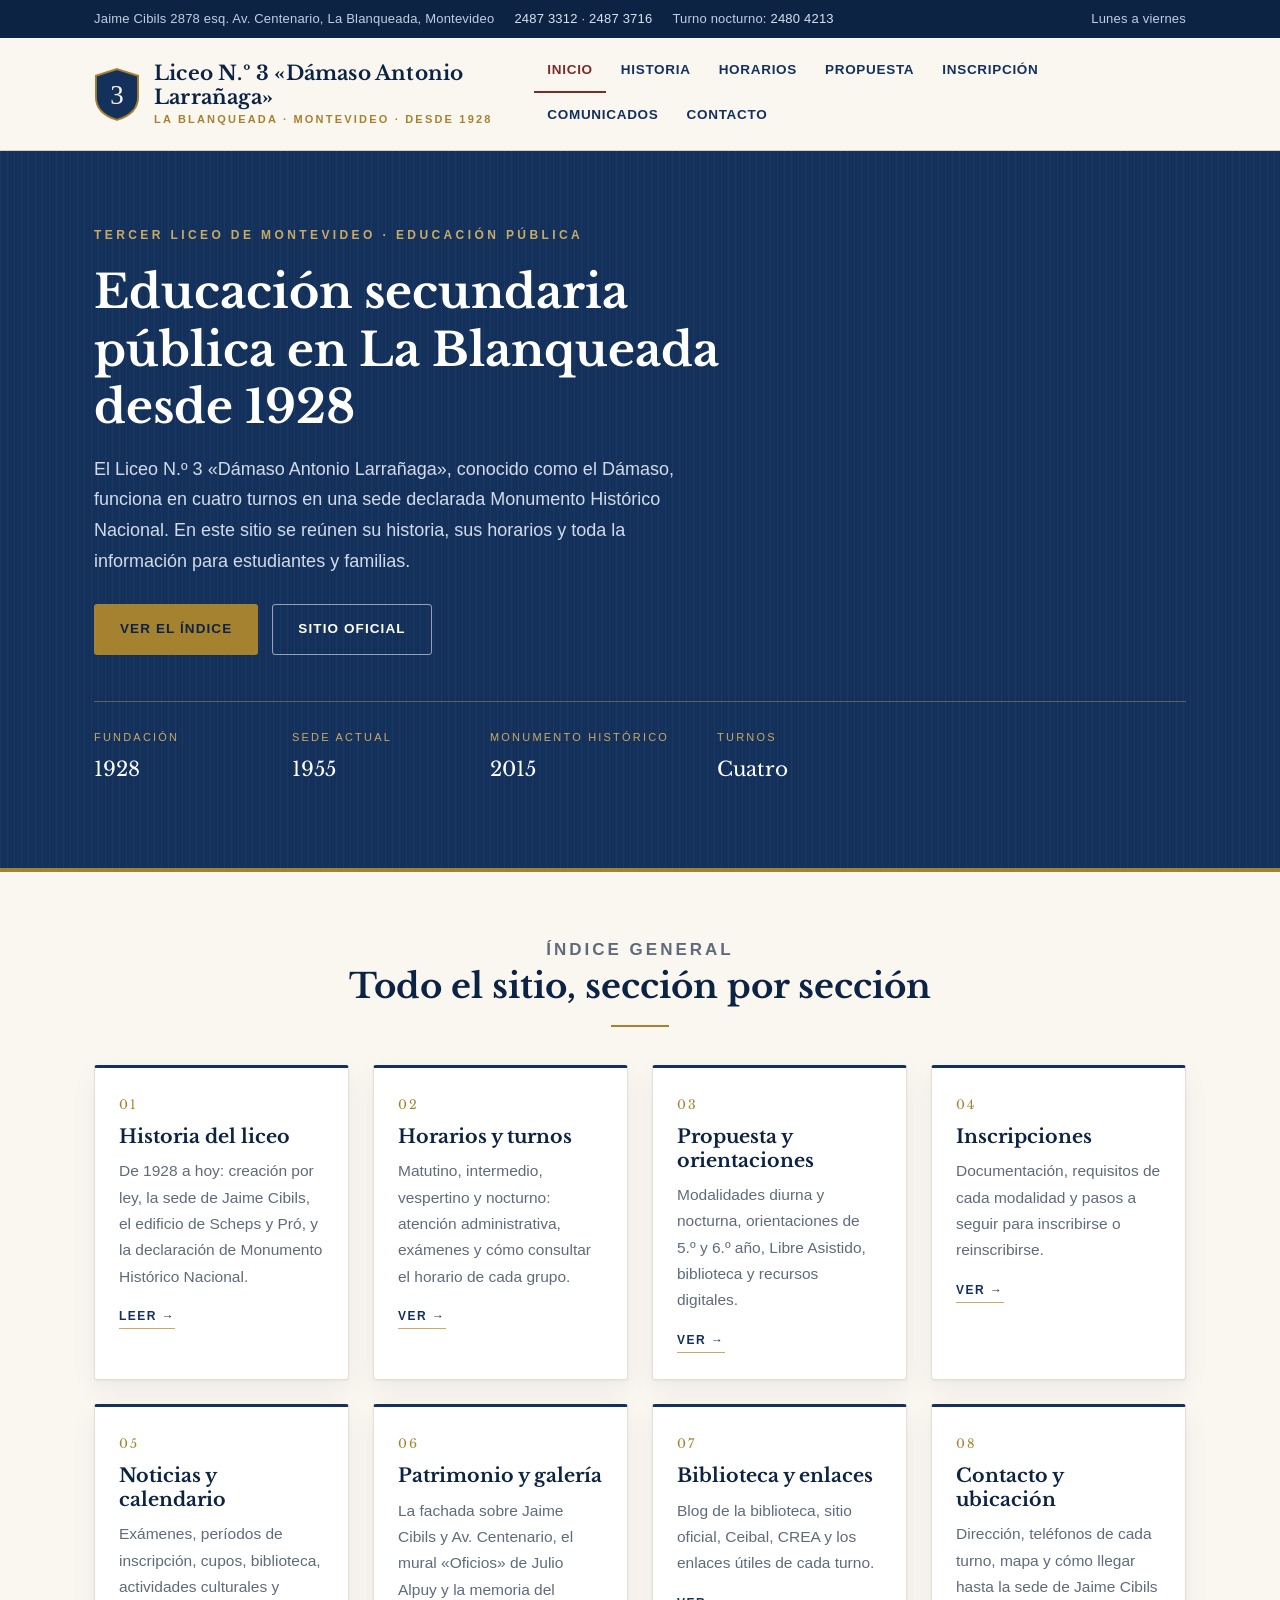
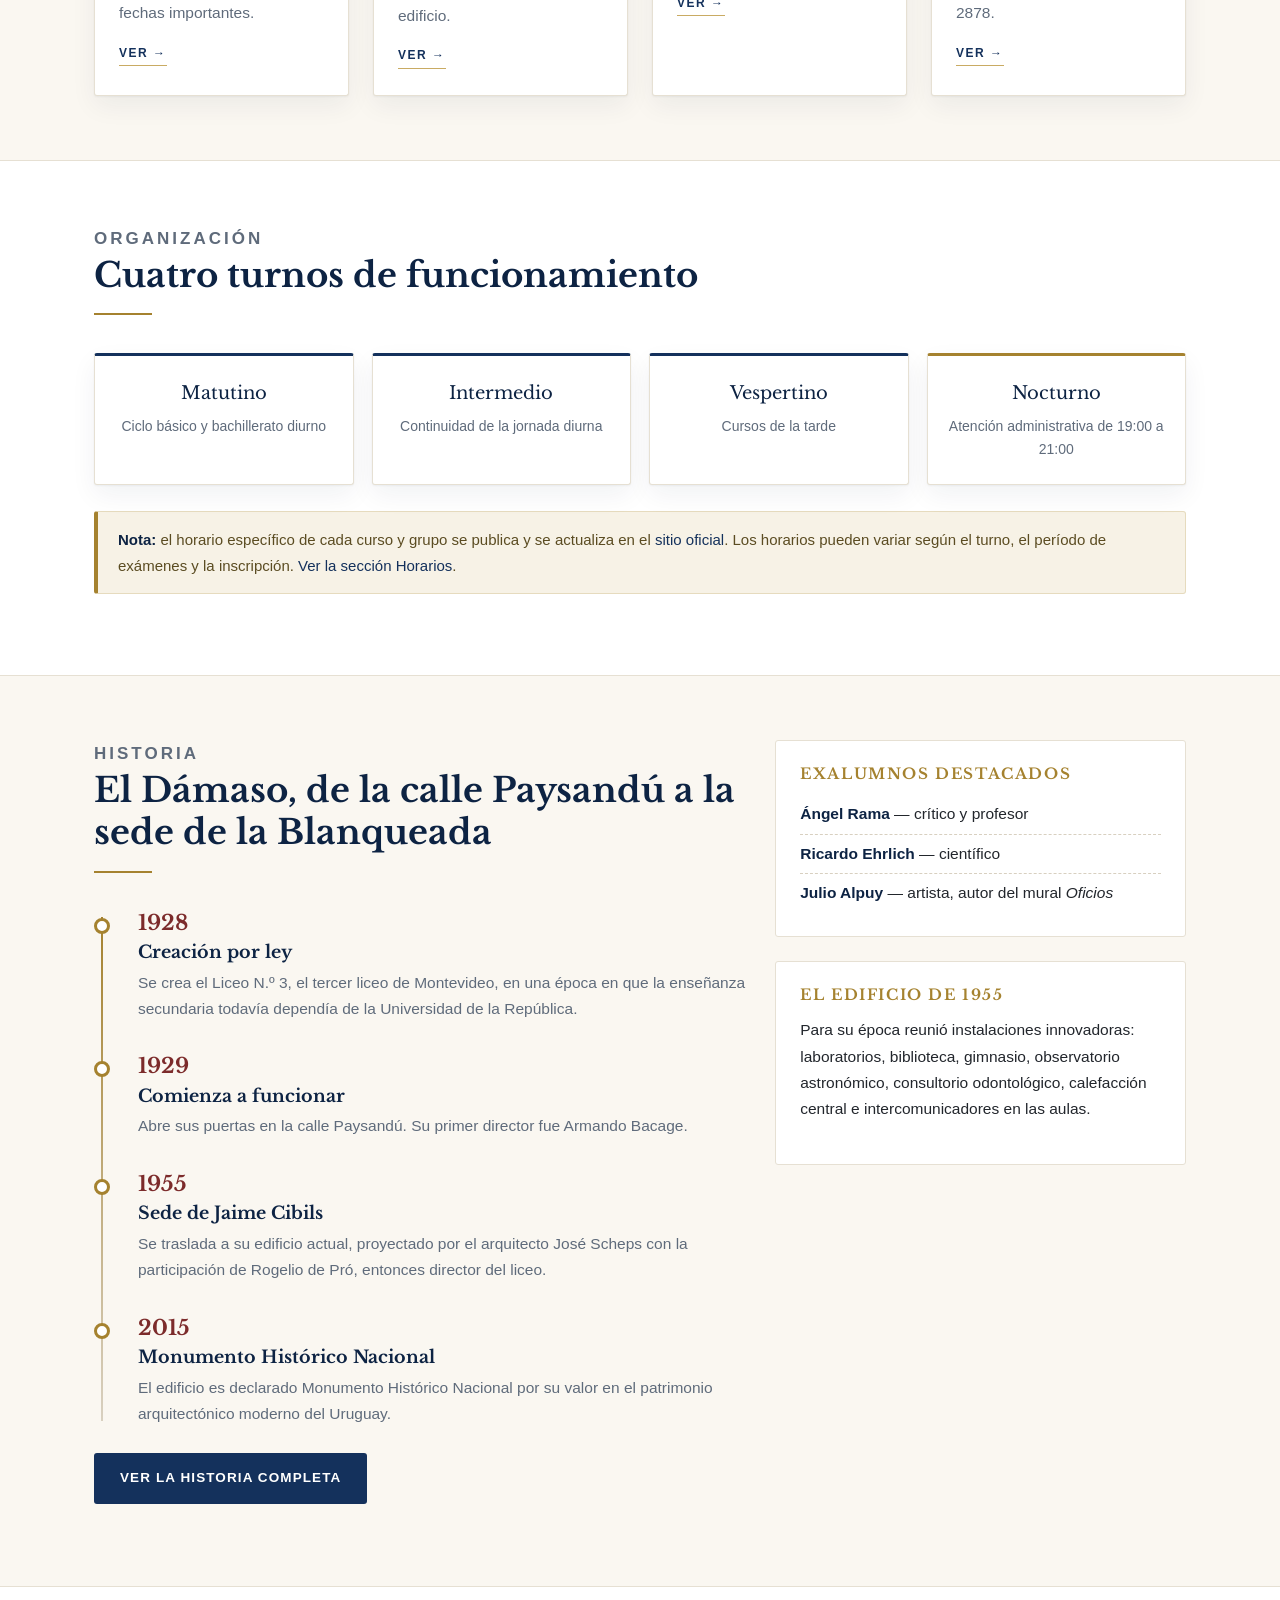
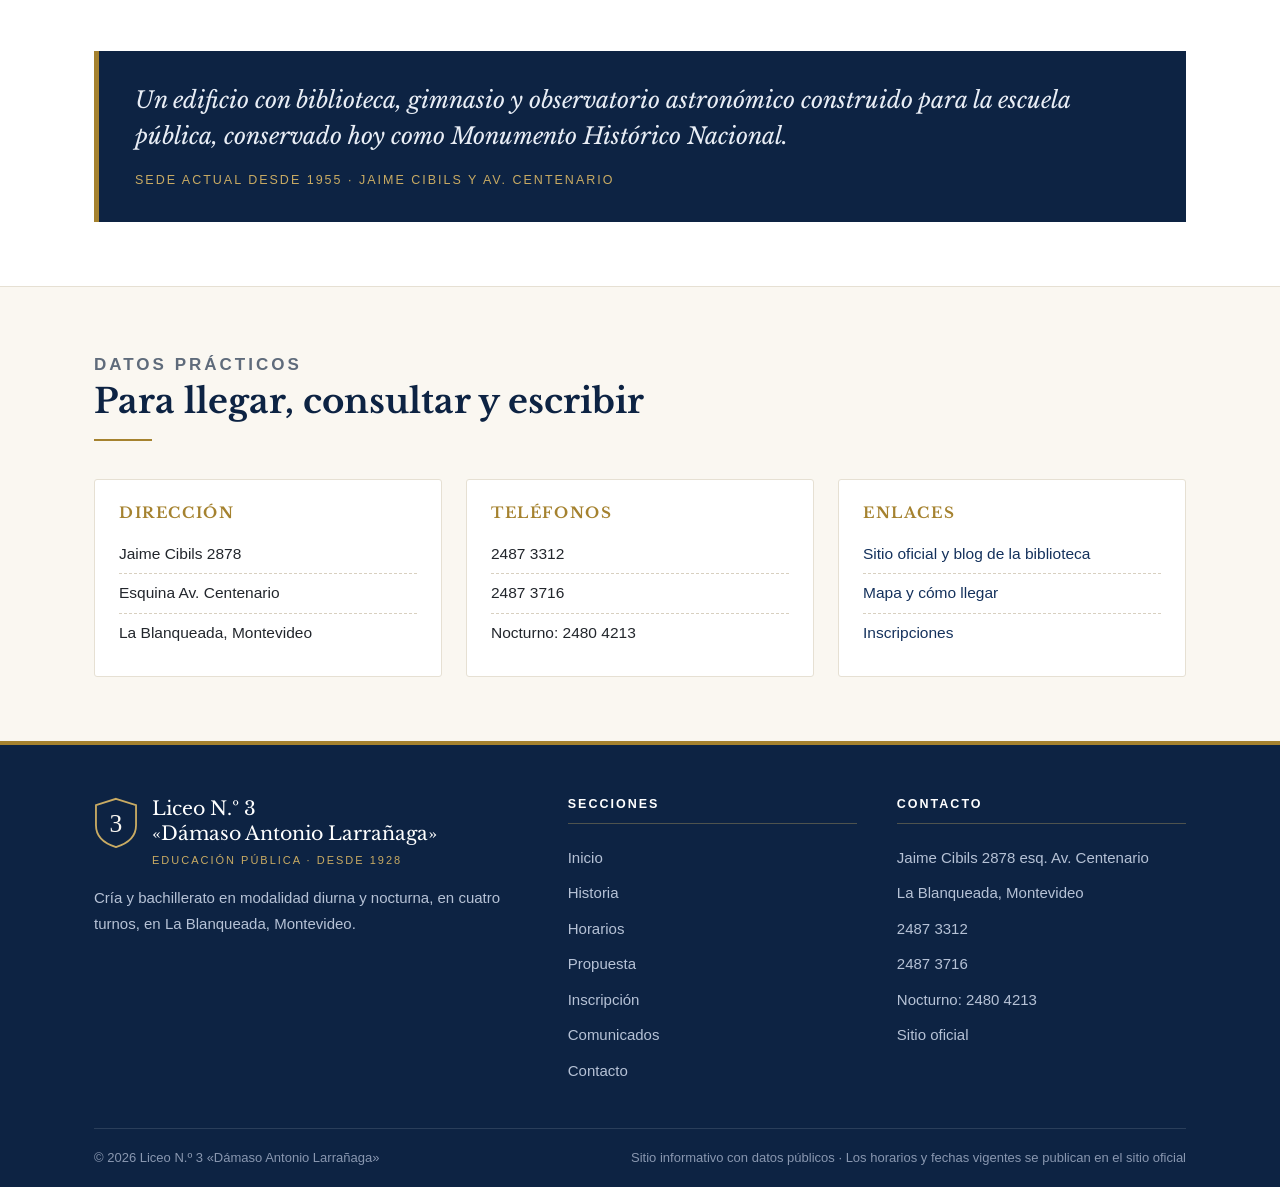
<file: index.html>
<!DOCTYPE html>
<html lang="es">
<head>
<meta charset="utf-8">
<meta name="viewport" content="width=device-width, initial-scale=1">
<title>Liceo N.º 3 «Dámaso Antonio Larrañaga» — La Blanqueada, Montevideo</title>
<meta name="description" content="Sitio informativo del Liceo N.º 3 «Dámaso Antonio Larrañaga» (Liceo Dámaso), La Blanqueada, Montevideo. Fundado en 1928. Historia, horarios, propuesta educativa, inscripciones y contacto.">
<link rel="icon" href="data:image/svg+xml,%3Csvg xmlns='http://www.w3.org/2000/svg' viewBox='0 0 48 56'%3E%3Cpath d='M24 2 46 9v22c0 12-9 20-22 24C11 51 2 43 2 31V9L24 2z' fill='%2314315c'/%3E%3Ctext x='24' y='38' text-anchor='middle' font-family='Georgia,serif' font-size='28' fill='%23faf7f1'%3E3%3C/text%3E%3C/svg%3E">
<link rel="preconnect" href="https://fonts.googleapis.com">
<link rel="preconnect" href="https://fonts.gstatic.com" crossorigin>
<link href="https://fonts.googleapis.com/css2?family=Libre+Baskerville:ital,wght@0,400;0,700;1,400&display=swap" rel="stylesheet">
<link rel="stylesheet" href="css/styles.css">
</head>
<body>

<div class="topbar">
  <div class="wrap">
    <ul>
      <li>Jaime Cibils 2878 esq. Av. Centenario, La Blanqueada, Montevideo</li>
      <li><a href="tel:+59824873312">2487 3312</a> · <a href="tel:+59824873716">2487 3716</a></li>
      <li>Turno nocturno: <a href="tel:+59824804213">2480 4213</a></li>
    </ul>
    <ul>
      <li>Lunes a viernes</li>
    </ul>
  </div>
</div>

<header class="site-header">
  <div class="wrap header-inner">
    <a class="brand" href="index.html">
      <svg class="crest" viewBox="0 0 48 56" aria-hidden="true">
        <path d="M24 2 46 9v22c0 12-9 20-22 24C11 51 2 43 2 31V9L24 2z" fill="#14315c" stroke="#a5822f" stroke-width="2"/>
        <text x="24" y="38" text-anchor="middle" font-family="Georgia, serif" font-size="28" fill="#faf7f1">3</text>
      </svg>
      <span class="brand-text">
        <span class="brand-name">Liceo N.º 3 «Dámaso Antonio Larrañaga»</span>
        <span class="brand-sub">La Blanqueada · Montevideo · Desde 1928</span>
      </span>
    </a>

    <button class="nav-toggle" type="button" aria-expanded="false" aria-controls="site-nav">Menú</button>

    <nav class="site-nav" id="site-nav" aria-label="Navegación principal">
      <ul>
        <li><a href="index.html" aria-current="page">Inicio</a></li>
        <li><a href="historia.html">Historia</a></li>
        <li><a href="horarios.html">Horarios</a></li>
        <li><a href="propuesta.html">Propuesta</a></li>
        <li><a href="inscripciones.html">Inscripción</a></li>
        <li><a href="comunicados.html">Comunicados</a></li>
        <li><a href="contacto.html">Contacto</a></li>
      </ul>
    </nav>
  </div>
</header>

<main>

  <!-- ============ Portada ============ -->
  <section class="hero">
    <div class="wrap">
      <p class="eyebrow">Tercer liceo de Montevideo · Educación pública</p>
      <h1>Educación secundaria pública en La Blanqueada desde 1928</h1>
      <p class="lead">El Liceo N.º 3 «Dámaso Antonio Larrañaga», conocido como el Dámaso, funciona en cuatro turnos en una sede declarada Monumento Histórico Nacional. En este sitio se reúnen su historia, sus horarios y toda la información para estudiantes y familias.</p>
      <div class="hero-actions">
        <a class="btn btn-gold" href="#indice">Ver el índice</a>
        <a class="btn btn-outline" href="https://sites.google.com/view/liceoidal/principal" target="_blank" rel="noopener">Sitio oficial</a>
      </div>

      <dl class="facts">
        <div>
          <dt>Fundación</dt>
          <dd>1928</dd>
        </div>
        <div>
          <dt>Sede actual</dt>
          <dd>1955</dd>
        </div>
        <div>
          <dt>Monumento Histórico</dt>
          <dd>2015</dd>
        </div>
        <div>
          <dt>Turnos</dt>
          <dd>Cuatro</dd>
        </div>
      </dl>
    </div>
  </section>

  <!-- ============ Índice ============ -->
  <section class="section" id="indice">
    <div class="wrap">
      <div class="section-head center">
        <p class="kicker">Índice general</p>
        <h2>Todo el sitio, sección por sección</h2>
        <div class="rule"></div>
      </div>

      <div class="grid g4">
        <a class="card index-card reveal" href="historia.html">
          <span class="num">01</span>
          <h3>Historia del liceo</h3>
          <p>De 1928 a hoy: creación por ley, la sede de Jaime Cibils, el edificio de Scheps y Pró, y la declaración de Monumento Histórico Nacional.</p>
          <span class="more">Leer →</span>
        </a>

        <a class="card index-card reveal" href="horarios.html">
          <span class="num">02</span>
          <h3>Horarios y turnos</h3>
          <p>Matutino, intermedio, vespertino y nocturno: atención administrativa, exámenes y cómo consultar el horario de cada grupo.</p>
          <span class="more">Ver →</span>
        </a>

        <a class="card index-card reveal" href="propuesta.html">
          <span class="num">03</span>
          <h3>Propuesta y orientaciones</h3>
          <p>Modalidades diurna y nocturna, orientaciones de 5.º y 6.º año, Libre Asistido, biblioteca y recursos digitales.</p>
          <span class="more">Ver →</span>
        </a>

        <a class="card index-card reveal" href="inscripciones.html">
          <span class="num">04</span>
          <h3>Inscripciones</h3>
          <p>Documentación, requisitos de cada modalidad y pasos a seguir para inscribirse o reinscribirse.</p>
          <span class="more">Ver →</span>
        </a>

        <a class="card index-card reveal" href="comunicados.html">
          <span class="num">05</span>
          <h3>Noticias y calendario</h3>
          <p>Exámenes, períodos de inscripción, cupos, biblioteca, actividades culturales y fechas importantes.</p>
          <span class="more">Ver →</span>
        </a>

        <a class="card index-card reveal" href="historia.html#patrimonio">
          <span class="num">06</span>
          <h3>Patrimonio y galería</h3>
          <p>La fachada sobre Jaime Cibils y Av. Centenario, el mural «Oficios» de Julio Alpuy y la memoria del edificio.</p>
          <span class="more">Ver →</span>
        </a>

        <a class="card index-card reveal" href="contacto.html#enlaces">
          <span class="num">07</span>
          <h3>Biblioteca y enlaces</h3>
          <p>Blog de la biblioteca, sitio oficial, Ceibal, CREA y los enlaces útiles de cada turno.</p>
          <span class="more">Ver →</span>
        </a>

        <a class="card index-card reveal" href="contacto.html">
          <span class="num">08</span>
          <h3>Contacto y ubicación</h3>
          <p>Dirección, teléfonos de cada turno, mapa y cómo llegar hasta la sede de Jaime Cibils 2878.</p>
          <span class="more">Ver →</span>
        </a>
      </div>
    </div>
  </section>

  <!-- ============ Turnos ============ -->
  <section class="section section-alt">
    <div class="wrap">
      <div class="section-head">
        <p class="kicker">Organización</p>
        <h2>Cuatro turnos de funcionamiento</h2>
        <div class="rule"></div>
      </div>

      <div class="turnos">
        <div class="turno reveal">
          <span class="t-name">Matutino</span>
          <span class="t-desc">Ciclo básico y bachillerato diurno</span>
        </div>
        <div class="turno reveal">
          <span class="t-name">Intermedio</span>
          <span class="t-desc">Continuidad de la jornada diurna</span>
        </div>
        <div class="turno reveal">
          <span class="t-name">Vespertino</span>
          <span class="t-desc">Cursos de la tarde</span>
        </div>
        <div class="turno nocturno reveal">
          <span class="t-name">Nocturno</span>
          <span class="t-desc">Atención administrativa de 19:00 a 21:00</span>
        </div>
      </div>

      <p class="notice" style="margin-top:26px">
        <strong>Nota:</strong> el horario específico de cada curso y grupo se publica y se actualiza en el
        <a href="https://sites.google.com/view/liceoidal/principal" target="_blank" rel="noopener">sitio oficial</a>.
        Los horarios pueden variar según el turno, el período de exámenes y la inscripción.
        <a href="horarios.html">Ver la sección Horarios</a>.
      </p>
    </div>
  </section>

  <!-- ============ Historia resumida ============ -->
  <section class="section">
    <div class="wrap">
      <div class="grid g-2-1">
        <div>
          <div class="section-head">
            <p class="kicker">Historia</p>
            <h2>El Dámaso, de la calle Paysandú a la sede de la Blanqueada</h2>
            <div class="rule"></div>
          </div>

          <ul class="timeline">
            <li class="reveal">
              <span class="year">1928</span>
              <h3>Creación por ley</h3>
              <p>Se crea el Liceo N.º 3, el tercer liceo de Montevideo, en una época en que la enseñanza secundaria todavía dependía de la Universidad de la República.</p>
            </li>
            <li class="reveal">
              <span class="year">1929</span>
              <h3>Comienza a funcionar</h3>
              <p>Abre sus puertas en la calle Paysandú. Su primer director fue Armando Bacage.</p>
            </li>
            <li class="reveal">
              <span class="year">1955</span>
              <h3>Sede de Jaime Cibils</h3>
              <p>Se traslada a su edificio actual, proyectado por el arquitecto José Scheps con la participación de Rogelio de Pró, entonces director del liceo.</p>
            </li>
            <li class="reveal">
              <span class="year">2015</span>
              <h3>Monumento Histórico Nacional</h3>
              <p>El edificio es declarado Monumento Histórico Nacional por su valor en el patrimonio arquitectónico moderno del Uruguay.</p>
            </li>
          </ul>

          <p style="margin-top:26px"><a class="btn btn-navy" href="historia.html">Ver la historia completa</a></p>
        </div>

        <aside>
          <div class="info" style="margin-bottom:24px">
            <h3>Exalumnos destacados</h3>
            <ul>
              <li><strong>Ángel Rama</strong> — crítico y profesor</li>
              <li><strong>Ricardo Ehrlich</strong> — científico</li>
              <li><strong>Julio Alpuy</strong> — artista, autor del mural <em>Oficios</em></li>
            </ul>
          </div>

          <div class="info">
            <h3>El edificio de 1955</h3>
            <p>Para su época reunió instalaciones innovadoras: laboratorios, biblioteca, gimnasio, observatorio astronómico, consultorio odontológico, calefacción central e intercomunicadores en las aulas.</p>
          </div>
        </aside>
      </div>
    </div>
  </section>

  <!-- ============ Cita ============ -->
  <section class="section section-alt">
    <div class="wrap">
      <blockquote class="pull-quote">
        Un edificio con biblioteca, gimnasio y observatorio astronómico construido para la escuela pública,
        conservado hoy como Monumento Histórico Nacional.
        <cite>Sede actual desde 1955 · Jaime Cibils y Av. Centenario</cite>
      </blockquote>
    </div>
  </section>

  <!-- ============ Datos prácticos ============ -->
  <section class="section">
    <div class="wrap">
      <div class="section-head">
        <p class="kicker">Datos prácticos</p>
        <h2>Para llegar, consultar y escribir</h2>
        <div class="rule"></div>
      </div>

      <div class="grid g3">
        <div class="info reveal">
          <h3>Dirección</h3>
          <ul>
            <li>Jaime Cibils 2878</li>
            <li>Esquina Av. Centenario</li>
            <li>La Blanqueada, Montevideo</li>
          </ul>
        </div>

        <div class="info reveal">
          <h3>Teléfonos</h3>
          <ul>
            <li>2487 3312</li>
            <li>2487 3716</li>
            <li>Nocturno: 2480 4213</li>
          </ul>
        </div>

        <div class="info reveal">
          <h3>Enlaces</h3>
          <ul>
            <li><a href="contacto.html#enlaces">Sitio oficial y blog de la biblioteca</a></li>
            <li><a href="contacto.html#mapa">Mapa y cómo llegar</a></li>
            <li><a href="inscripciones.html">Inscripciones</a></li>
          </ul>
        </div>
      </div>
    </div>
  </section>

</main>

<footer class="site-footer">
  <div class="wrap">
    <div class="footer-grid">
      <div>
        <div class="footer-brand">
          <svg class="crest" viewBox="0 0 48 56" aria-hidden="true">
            <path d="M24 2 46 9v22c0 12-9 20-22 24C11 51 2 43 2 31V9L24 2z" fill="none" stroke="#c9ab63" stroke-width="2"/>
            <text x="24" y="38" text-anchor="middle" font-family="Georgia, serif" font-size="28" fill="#faf7f1">3</text>
          </svg>
          <div>
            <div class="name">Liceo N.º 3<br>«Dámaso Antonio Larrañaga»</div>
            <div class="motto">Educación pública · Desde 1928</div>
          </div>
        </div>
        <p>Cría y bachillerato en modalidad diurna y nocturna, en cuatro turnos, en La Blanqueada, Montevideo.</p>
      </div>

      <div>
        <h4>Secciones</h4>
        <ul>
          <li><a href="index.html">Inicio</a></li>
          <li><a href="historia.html">Historia</a></li>
          <li><a href="horarios.html">Horarios</a></li>
          <li><a href="propuesta.html">Propuesta</a></li>
          <li><a href="inscripciones.html">Inscripción</a></li>
          <li><a href="comunicados.html">Comunicados</a></li>
          <li><a href="contacto.html">Contacto</a></li>
        </ul>
      </div>

      <div>
        <h4>Contacto</h4>
        <ul>
          <li>Jaime Cibils 2878 esq. Av. Centenario</li>
          <li>La Blanqueada, Montevideo</li>
          <li><a href="tel:+59824873312">2487 3312</a></li>
          <li><a href="tel:+59824873716">2487 3716</a></li>
          <li>Nocturno: <a href="tel:+59824804213">2480 4213</a></li>
          <li><a href="https://sites.google.com/view/liceoidal/principal" target="_blank" rel="noopener">Sitio oficial</a></li>
        </ul>
      </div>
    </div>

    <div class="footer-bottom">
      <span>© <span id="anio">2026</span> Liceo N.º 3 «Dámaso Antonio Larrañaga»</span>
      <span>Sitio informativo con datos públicos · Los horarios y fechas vigentes se publican en el sitio oficial</span>
    </div>
  </div>
</footer>

<button class="to-top" type="button" aria-label="Volver arriba">↑</button>

<script src="js/main.js"></script>
</body>
</html>
</file>
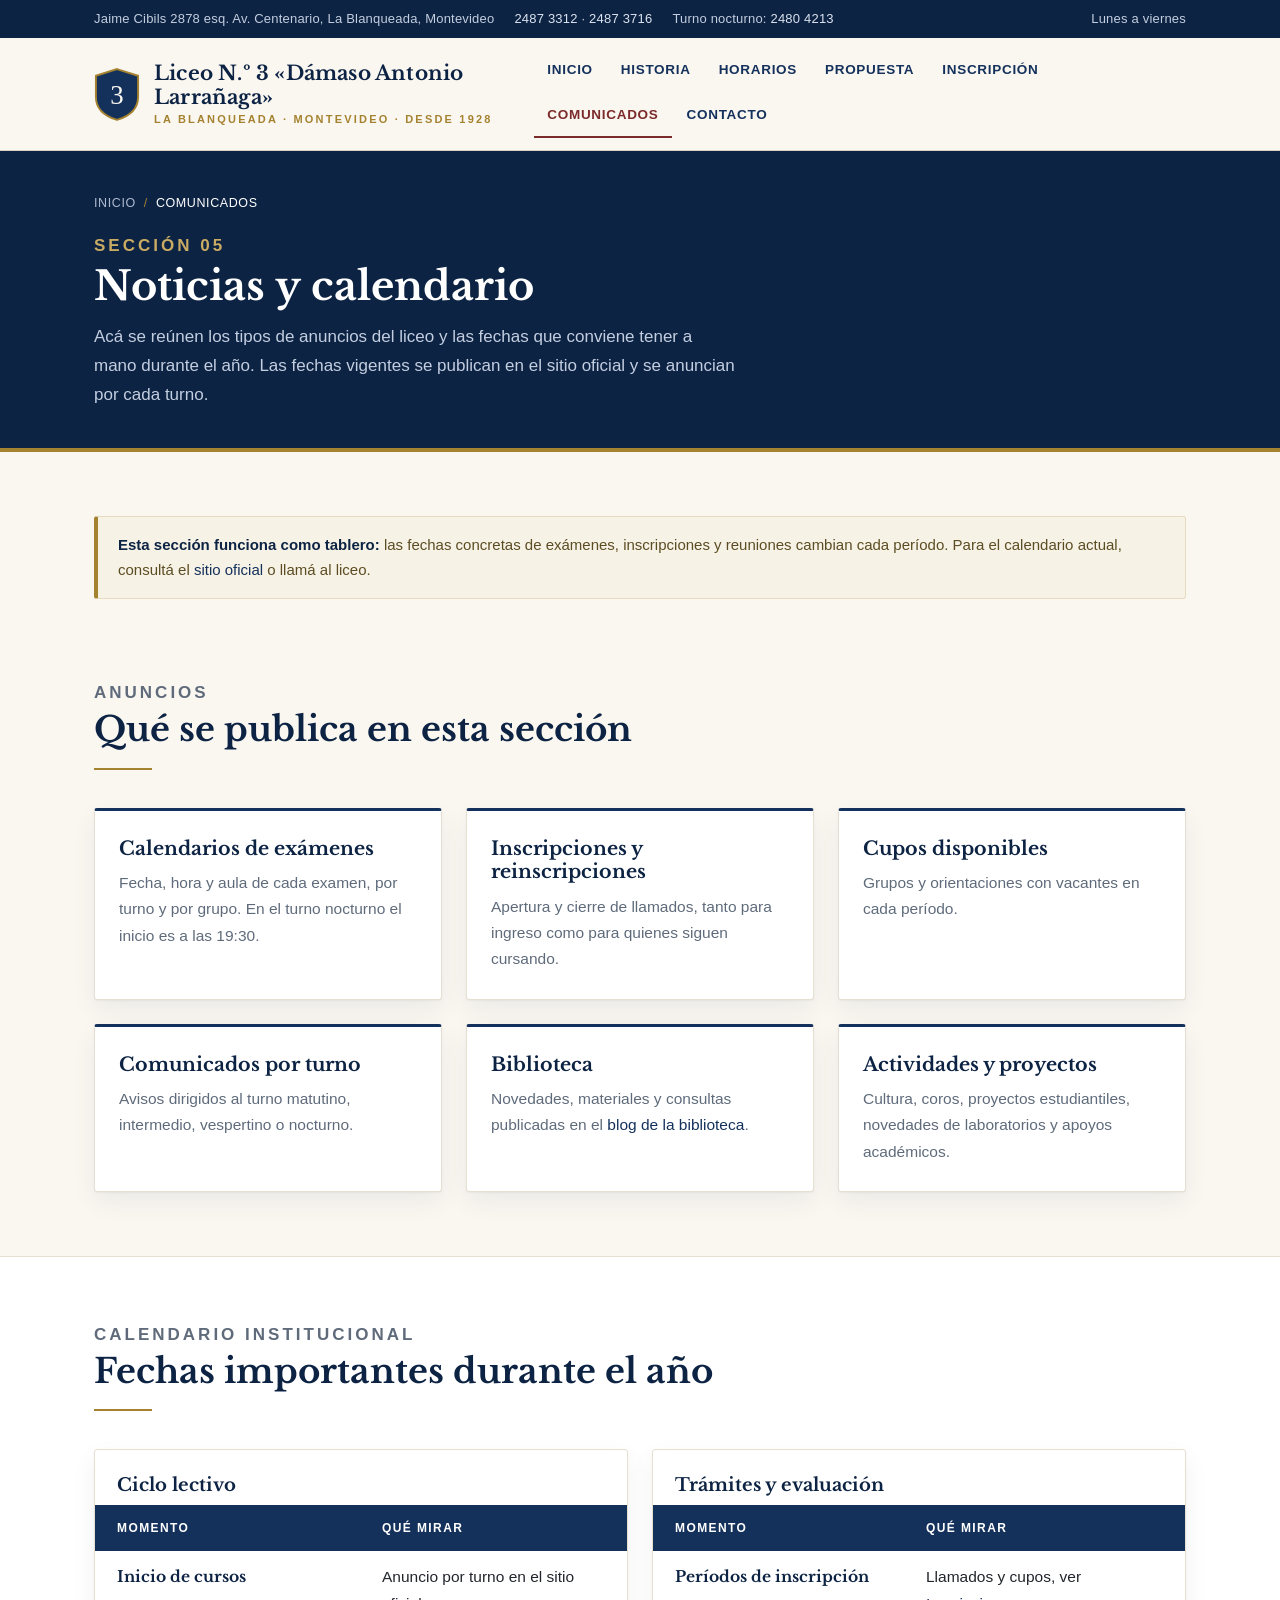
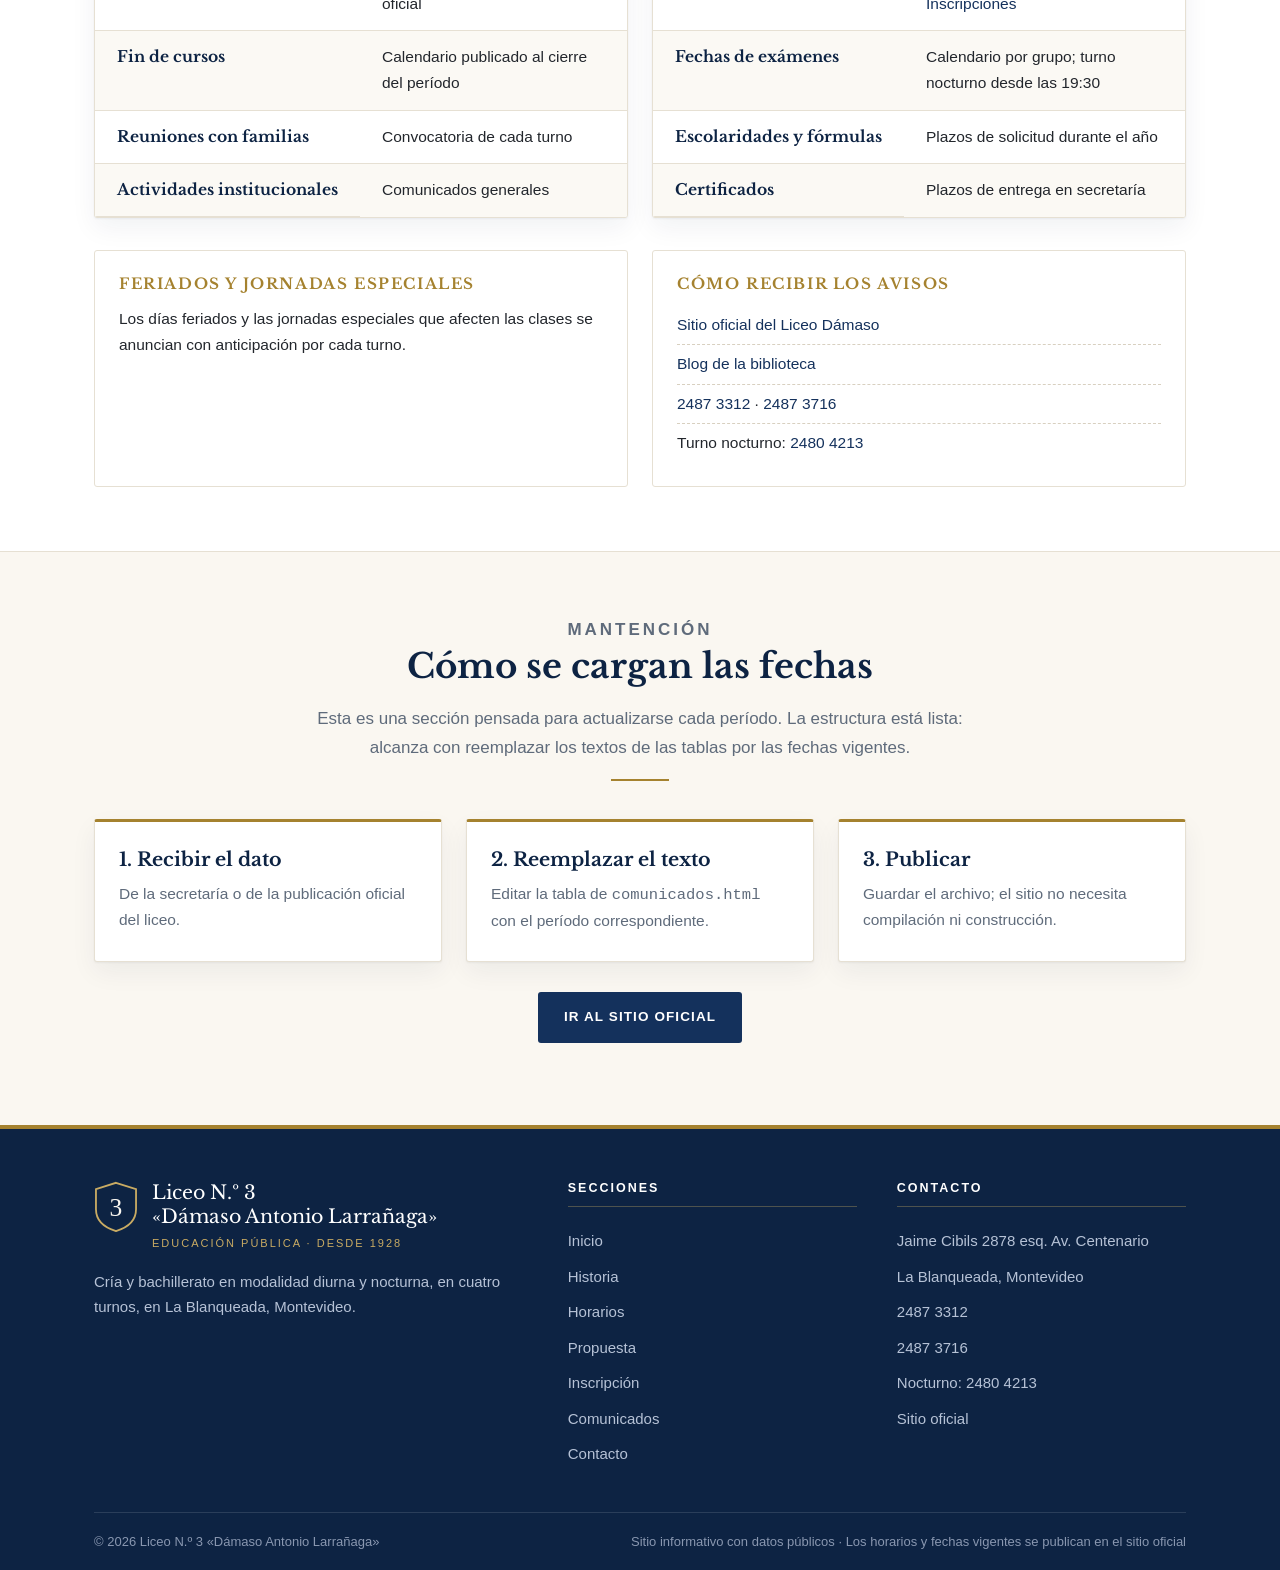
<file: comunicados.html>
<!DOCTYPE html>
<html lang="es">
<head>
<meta charset="utf-8">
<meta name="viewport" content="width=device-width, initial-scale=1">
<title>Comunicados y calendario — Liceo N.º 3 «Dámaso Antonio Larrañaga»</title>
<meta name="description" content="Noticias, anuncios y calendario del Liceo Dámaso: exámenes, inscripciones, cupos, biblioteca, actividades culturales y fechas importantes.">
<link rel="icon" href="data:image/svg+xml,%3Csvg xmlns='http://www.w3.org/2000/svg' viewBox='0 0 48 56'%3E%3Cpath d='M24 2 46 9v22c0 12-9 20-22 24C11 51 2 43 2 31V9L24 2z' fill='%2314315c'/%3E%3Ctext x='24' y='38' text-anchor='middle' font-family='Georgia,serif' font-size='28' fill='%23faf7f1'%3E3%3C/text%3E%3C/svg%3E">
<link rel="preconnect" href="https://fonts.googleapis.com">
<link rel="preconnect" href="https://fonts.gstatic.com" crossorigin>
<link href="https://fonts.googleapis.com/css2?family=Libre+Baskerville:ital,wght@0,400;0,700;1,400&display=swap" rel="stylesheet">
<link rel="stylesheet" href="css/styles.css">
</head>
<body>

<div class="topbar">
  <div class="wrap">
    <ul>
      <li>Jaime Cibils 2878 esq. Av. Centenario, La Blanqueada, Montevideo</li>
      <li><a href="tel:+59824873312">2487 3312</a> · <a href="tel:+59824873716">2487 3716</a></li>
      <li>Turno nocturno: <a href="tel:+59824804213">2480 4213</a></li>
    </ul>
    <ul>
      <li>Lunes a viernes</li>
    </ul>
  </div>
</div>

<header class="site-header">
  <div class="wrap header-inner">
    <a class="brand" href="index.html">
      <svg class="crest" viewBox="0 0 48 56" aria-hidden="true">
        <path d="M24 2 46 9v22c0 12-9 20-22 24C11 51 2 43 2 31V9L24 2z" fill="#14315c" stroke="#a5822f" stroke-width="2"/>
        <text x="24" y="38" text-anchor="middle" font-family="Georgia, serif" font-size="28" fill="#faf7f1">3</text>
      </svg>
      <span class="brand-text">
        <span class="brand-name">Liceo N.º 3 «Dámaso Antonio Larrañaga»</span>
        <span class="brand-sub">La Blanqueada · Montevideo · Desde 1928</span>
      </span>
    </a>

    <button class="nav-toggle" type="button" aria-expanded="false" aria-controls="site-nav">Menú</button>

    <nav class="site-nav" id="site-nav" aria-label="Navegación principal">
      <ul>
        <li><a href="index.html">Inicio</a></li>
        <li><a href="historia.html">Historia</a></li>
        <li><a href="horarios.html">Horarios</a></li>
        <li><a href="propuesta.html">Propuesta</a></li>
        <li><a href="inscripciones.html">Inscripción</a></li>
        <li><a href="comunicados.html" aria-current="page">Comunicados</a></li>
        <li><a href="contacto.html">Contacto</a></li>
      </ul>
    </nav>
  </div>
</header>

<main>

  <section class="page-head">
    <div class="wrap">
      <ol class="breadcrumb">
        <li><a href="index.html">Inicio</a></li>
        <li aria-current="page">Comunicados</li>
      </ol>
      <p class="kicker">Sección 05</p>
      <h1>Noticias y calendario</h1>
      <p>Acá se reúnen los tipos de anuncios del liceo y las fechas que conviene tener a mano durante el año. Las fechas vigentes se publican en el sitio oficial y se anuncian por cada turno.</p>
    </div>
  </section>

  <!-- ============ Aviso ============ -->
  <section class="section" style="padding-bottom:0">
    <div class="wrap">
      <p class="notice">
        <strong>Esta sección funciona como tablero:</strong> las fechas concretas de exámenes, inscripciones
        y reuniones cambian cada período. Para el calendario actual, consultá el
        <a href="https://sites.google.com/view/liceoidal/principal" target="_blank" rel="noopener">sitio oficial</a>
        o llamá al liceo.
      </p>
    </div>
  </section>

  <!-- ============ Qué se publica ============ -->
  <section class="section">
    <div class="wrap">
      <div class="section-head">
        <p class="kicker">Anuncios</p>
        <h2>Qué se publica en esta sección</h2>
        <div class="rule"></div>
      </div>

      <div class="grid g3">
        <div class="card reveal">
          <h3>Calendarios de exámenes</h3>
          <p>Fecha, hora y aula de cada examen, por turno y por grupo. En el turno nocturno el inicio es a las 19:30.</p>
        </div>
        <div class="card reveal">
          <h3>Inscripciones y reinscripciones</h3>
          <p>Apertura y cierre de llamados, tanto para ingreso como para quienes siguen cursando.</p>
        </div>
        <div class="card reveal">
          <h3>Cupos disponibles</h3>
          <p>Grupos y orientaciones con vacantes en cada período.</p>
        </div>
        <div class="card reveal">
          <h3>Comunicados por turno</h3>
          <p>Avisos dirigidos al turno matutino, intermedio, vespertino o nocturno.</p>
        </div>
        <div class="card reveal">
          <h3>Biblioteca</h3>
          <p>Novedades, materiales y consultas publicadas en el <a href="https://liceo3bibliotecaliceodamaso.blogspot.com/" target="_blank" rel="noopener">blog de la biblioteca</a>.</p>
        </div>
        <div class="card reveal">
          <h3>Actividades y proyectos</h3>
          <p>Cultura, coros, proyectos estudiantiles, novedades de laboratorios y apoyos académicos.</p>
        </div>
      </div>
    </div>
  </section>

  <!-- ============ Calendario ============ -->
  <section class="section section-alt" id="calendario">
    <div class="wrap">
      <div class="section-head">
        <p class="kicker">Calendario institucional</p>
        <h2>Fechas importantes durante el año</h2>
        <div class="rule"></div>
      </div>

      <div class="grid g2">
        <div class="table-wrap reveal">
          <table>
            <caption>Ciclo lectivo</caption>
            <thead>
              <tr>
                <th scope="col">Momento</th>
                <th scope="col">Qué mirar</th>
              </tr>
            </thead>
            <tbody>
              <tr>
                <th scope="row">Inicio de cursos</th>
                <td>Anuncio por turno en el sitio oficial</td>
              </tr>
              <tr>
                <th scope="row">Fin de cursos</th>
                <td>Calendario publicado al cierre del período</td>
              </tr>
              <tr>
                <th scope="row">Reuniones con familias</th>
                <td>Convocatoria de cada turno</td>
              </tr>
              <tr>
                <th scope="row">Actividades institucionales</th>
                <td>Comunicados generales</td>
              </tr>
            </tbody>
          </table>
        </div>

        <div class="table-wrap reveal">
          <table>
            <caption>Trámites y evaluación</caption>
            <thead>
              <tr>
                <th scope="col">Momento</th>
                <th scope="col">Qué mirar</th>
              </tr>
            </thead>
            <tbody>
              <tr>
                <th scope="row">Períodos de inscripción</th>
                <td>Llamados y cupos, ver <a href="inscripciones.html">Inscripciones</a></td>
              </tr>
              <tr>
                <th scope="row">Fechas de exámenes</th>
                <td>Calendario por grupo; turno nocturno desde las 19:30</td>
              </tr>
              <tr>
                <th scope="row">Escolaridades y fórmulas</th>
                <td>Plazos de solicitud durante el año</td>
              </tr>
              <tr>
                <th scope="row">Certificados</th>
                <td>Plazos de entrega en secretaría</td>
              </tr>
            </tbody>
          </table>
        </div>
      </div>

      <div class="grid g2" style="margin-top:32px">
        <div class="info reveal">
          <h3>Feriados y jornadas especiales</h3>
          <p>Los días feriados y las jornadas especiales que afecten las clases se anuncian con anticipación por cada turno.</p>
        </div>
        <div class="info reveal">
          <h3>Cómo recibir los avisos</h3>
          <ul>
            <li><a href="https://sites.google.com/view/liceoidal/principal" target="_blank" rel="noopener">Sitio oficial del Liceo Dámaso</a></li>
            <li><a href="https://liceo3bibliotecaliceodamaso.blogspot.com/" target="_blank" rel="noopener">Blog de la biblioteca</a></li>
            <li><a href="tel:+59824873312">2487 3312</a> · <a href="tel:+59824873716">2487 3716</a></li>
            <li>Turno nocturno: <a href="tel:+59824804213">2480 4213</a></li>
          </ul>
        </div>
      </div>
    </div>
  </section>

  <!-- ============ Dónde publicar ============ -->
  <section class="section">
    <div class="wrap">
      <div class="section-head center">
        <p class="kicker">Mantención</p>
        <h2>Cómo se cargan las fechas</h2>
        <p>Esta es una sección pensada para actualizarse cada período. La estructura está lista: alcanza con reemplazar los textos de las tablas por las fechas vigentes.</p>
        <div class="rule"></div>
      </div>

      <div class="grid g3">
        <div class="card flat reveal">
          <h3>1. Recibir el dato</h3>
          <p>De la secretaría o de la publicación oficial del liceo.</p>
        </div>
        <div class="card flat reveal">
          <h3>2. Reemplazar el texto</h3>
          <p>Editar la tabla de <code>comunicados.html</code> con el período correspondiente.</p>
        </div>
        <div class="card flat reveal">
          <h3>3. Publicar</h3>
          <p>Guardar el archivo; el sitio no necesita compilación ni construcción.</p>
        </div>
      </div>

      <p style="margin-top:30px;text-align:center">
        <a class="btn btn-navy" href="https://sites.google.com/view/liceoidal/principal" target="_blank" rel="noopener">Ir al sitio oficial</a>
      </p>
    </div>
  </section>

</main>

<footer class="site-footer">
  <div class="wrap">
    <div class="footer-grid">
      <div>
        <div class="footer-brand">
          <svg class="crest" viewBox="0 0 48 56" aria-hidden="true">
            <path d="M24 2 46 9v22c0 12-9 20-22 24C11 51 2 43 2 31V9L24 2z" fill="none" stroke="#c9ab63" stroke-width="2"/>
            <text x="24" y="38" text-anchor="middle" font-family="Georgia, serif" font-size="28" fill="#faf7f1">3</text>
          </svg>
          <div>
            <div class="name">Liceo N.º 3<br>«Dámaso Antonio Larrañaga»</div>
            <div class="motto">Educación pública · Desde 1928</div>
          </div>
        </div>
        <p>Cría y bachillerato en modalidad diurna y nocturna, en cuatro turnos, en La Blanqueada, Montevideo.</p>
      </div>

      <div>
        <h4>Secciones</h4>
        <ul>
          <li><a href="index.html">Inicio</a></li>
          <li><a href="historia.html">Historia</a></li>
          <li><a href="horarios.html">Horarios</a></li>
          <li><a href="propuesta.html">Propuesta</a></li>
          <li><a href="inscripciones.html">Inscripción</a></li>
          <li><a href="comunicados.html">Comunicados</a></li>
          <li><a href="contacto.html">Contacto</a></li>
        </ul>
      </div>

      <div>
        <h4>Contacto</h4>
        <ul>
          <li>Jaime Cibils 2878 esq. Av. Centenario</li>
          <li>La Blanqueada, Montevideo</li>
          <li><a href="tel:+59824873312">2487 3312</a></li>
          <li><a href="tel:+59824873716">2487 3716</a></li>
          <li>Nocturno: <a href="tel:+59824804213">2480 4213</a></li>
          <li><a href="https://sites.google.com/view/liceoidal/principal" target="_blank" rel="noopener">Sitio oficial</a></li>
        </ul>
      </div>
    </div>

    <div class="footer-bottom">
      <span>© <span id="anio">2026</span> Liceo N.º 3 «Dámaso Antonio Larrañaga»</span>
      <span>Sitio informativo con datos públicos · Los horarios y fechas vigentes se publican en el sitio oficial</span>
    </div>
  </div>
</footer>

<button class="to-top" type="button" aria-label="Volver arriba">↑</button>

<script src="js/main.js"></script>
</body>
</html>
</file>
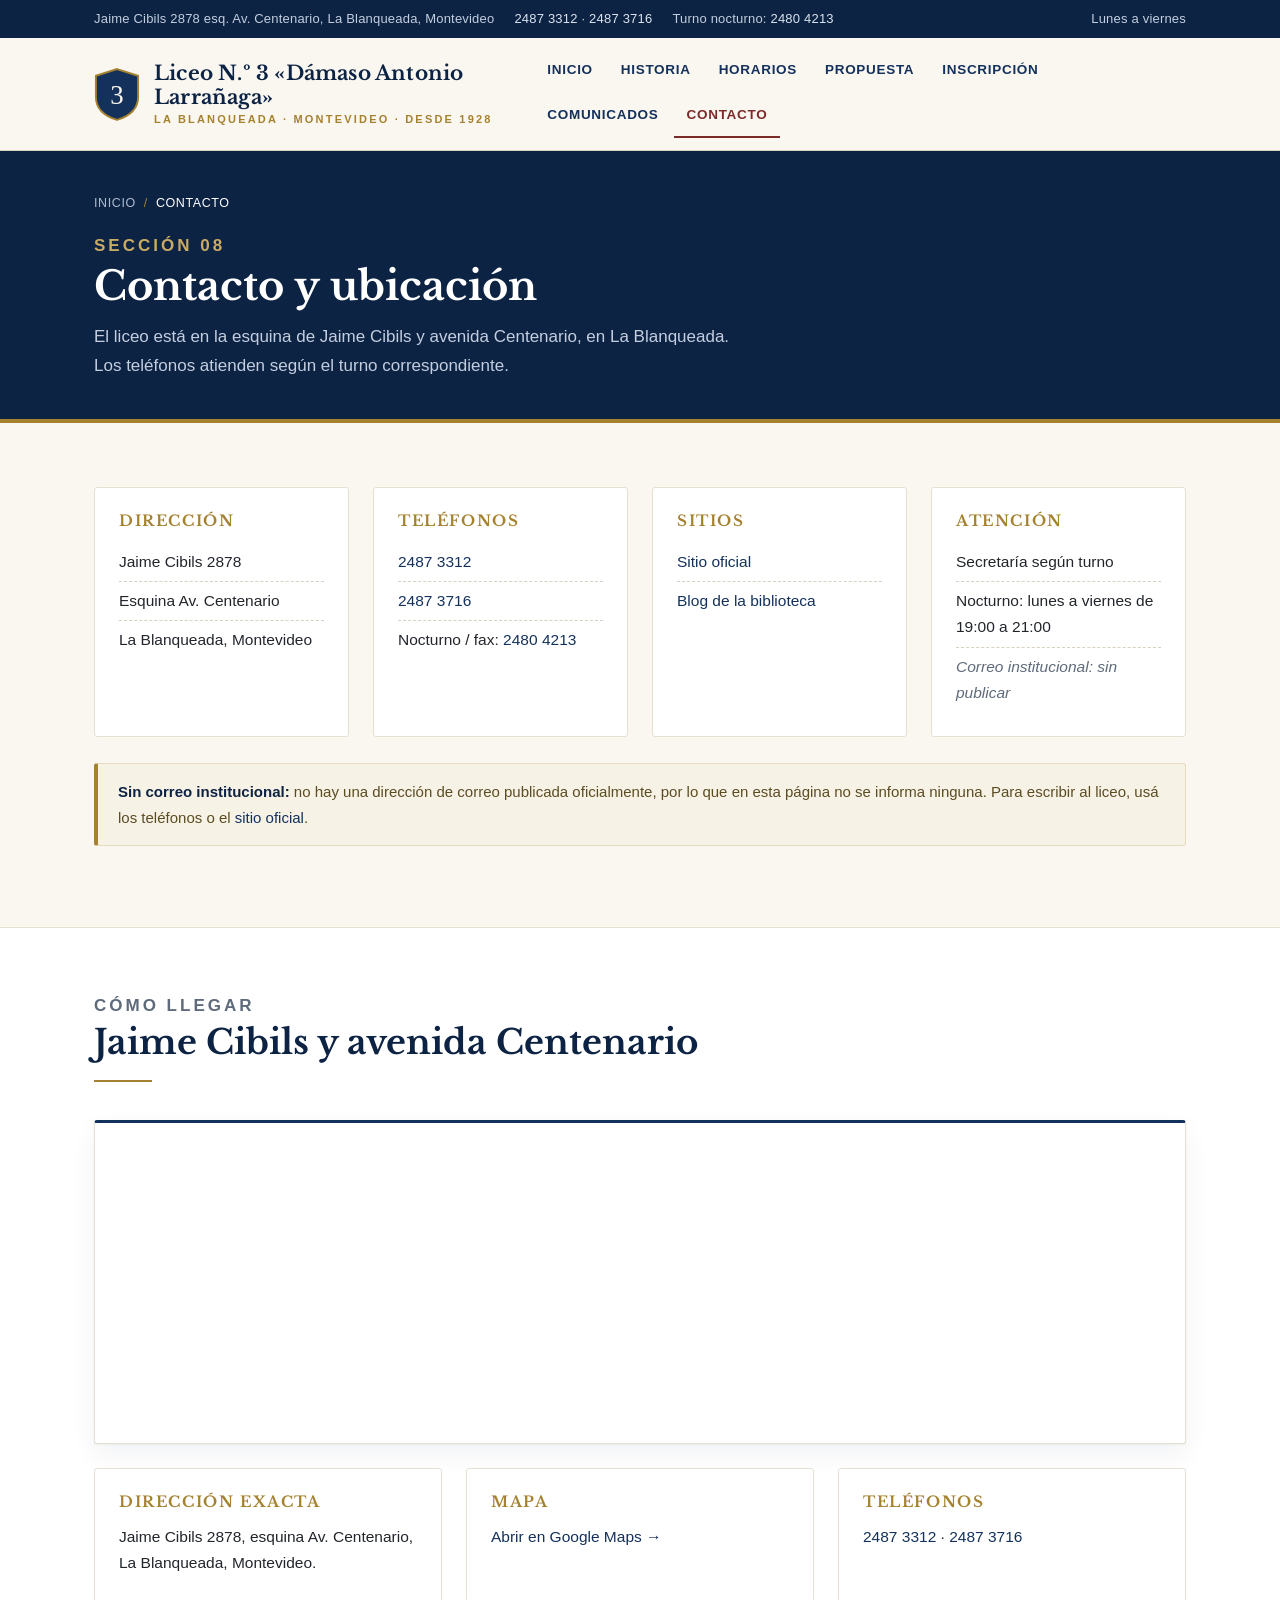
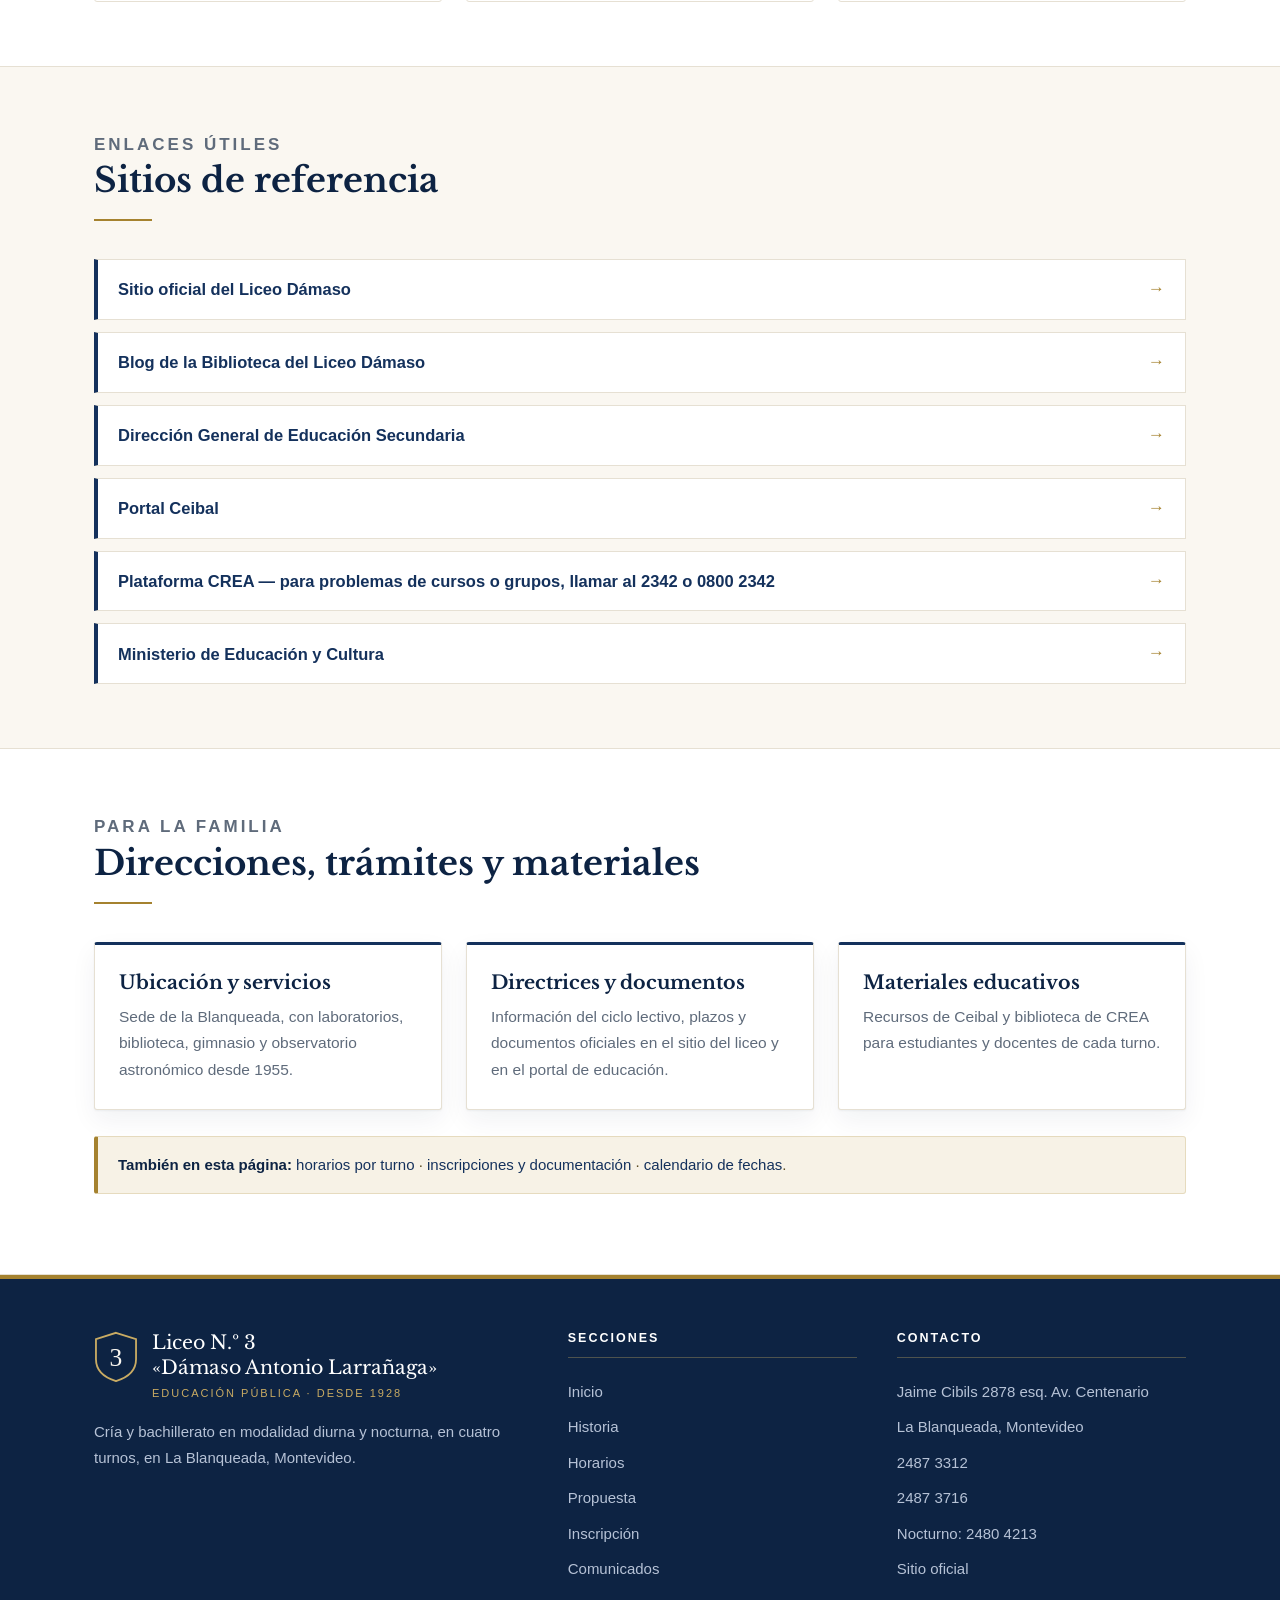
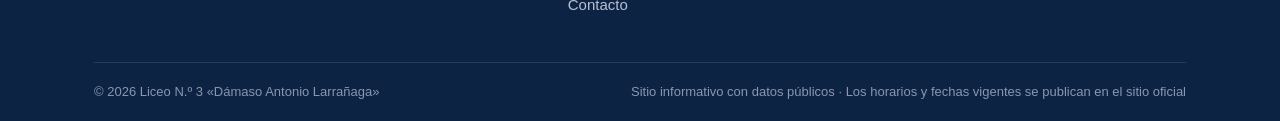
<file: contacto.html>
<!DOCTYPE html>
<html lang="es">
<head>
<meta charset="utf-8">
<meta name="viewport" content="width=device-width, initial-scale=1">
<title>Contacto y ubicación — Liceo N.º 3 «Dámaso Antonio Larrañaga»</title>
<meta name="description" content="Contacto del Liceo Dámaso: Jaime Cibils 2878 esq. Av. Centenario, La Blanqueada, Montevideo. Teléfonos 2487 3312 / 2487 3716 y enlaces útiles.">
<link rel="icon" href="data:image/svg+xml,%3Csvg xmlns='http://www.w3.org/2000/svg' viewBox='0 0 48 56'%3E%3Cpath d='M24 2 46 9v22c0 12-9 20-22 24C11 51 2 43 2 31V9L24 2z' fill='%2314315c'/%3E%3Ctext x='24' y='38' text-anchor='middle' font-family='Georgia,serif' font-size='28' fill='%23faf7f1'%3E3%3C/text%3E%3C/svg%3E">
<link rel="preconnect" href="https://fonts.googleapis.com">
<link rel="preconnect" href="https://fonts.gstatic.com" crossorigin>
<link href="https://fonts.googleapis.com/css2?family=Libre+Baskerville:ital,wght@0,400;0,700;1,400&display=swap" rel="stylesheet">
<link rel="stylesheet" href="css/styles.css">
</head>
<body>

<div class="topbar">
  <div class="wrap">
    <ul>
      <li>Jaime Cibils 2878 esq. Av. Centenario, La Blanqueada, Montevideo</li>
      <li><a href="tel:+59824873312">2487 3312</a> · <a href="tel:+59824873716">2487 3716</a></li>
      <li>Turno nocturno: <a href="tel:+59824804213">2480 4213</a></li>
    </ul>
    <ul>
      <li>Lunes a viernes</li>
    </ul>
  </div>
</div>

<header class="site-header">
  <div class="wrap header-inner">
    <a class="brand" href="index.html">
      <svg class="crest" viewBox="0 0 48 56" aria-hidden="true">
        <path d="M24 2 46 9v22c0 12-9 20-22 24C11 51 2 43 2 31V9L24 2z" fill="#14315c" stroke="#a5822f" stroke-width="2"/>
        <text x="24" y="38" text-anchor="middle" font-family="Georgia, serif" font-size="28" fill="#faf7f1">3</text>
      </svg>
      <span class="brand-text">
        <span class="brand-name">Liceo N.º 3 «Dámaso Antonio Larrañaga»</span>
        <span class="brand-sub">La Blanqueada · Montevideo · Desde 1928</span>
      </span>
    </a>

    <button class="nav-toggle" type="button" aria-expanded="false" aria-controls="site-nav">Menú</button>

    <nav class="site-nav" id="site-nav" aria-label="Navegación principal">
      <ul>
        <li><a href="index.html">Inicio</a></li>
        <li><a href="historia.html">Historia</a></li>
        <li><a href="horarios.html">Horarios</a></li>
        <li><a href="propuesta.html">Propuesta</a></li>
        <li><a href="inscripciones.html">Inscripción</a></li>
        <li><a href="comunicados.html">Comunicados</a></li>
        <li><a href="contacto.html" aria-current="page">Contacto</a></li>
      </ul>
    </nav>
  </div>
</header>

<main>

  <section class="page-head">
    <div class="wrap">
      <ol class="breadcrumb">
        <li><a href="index.html">Inicio</a></li>
        <li aria-current="page">Contacto</li>
      </ol>
      <p class="kicker">Sección 08</p>
      <h1>Contacto y ubicación</h1>
      <p>El liceo está en la esquina de Jaime Cibils y avenida Centenario, en La Blanqueada. Los teléfonos atienden según el turno correspondiente.</p>
    </div>
  </section>

  <!-- ============ Datos ============ -->
  <section class="section">
    <div class="wrap">
      <div class="grid g4">
        <div class="info reveal">
          <h3>Dirección</h3>
          <ul>
            <li>Jaime Cibils 2878</li>
            <li>Esquina Av. Centenario</li>
            <li>La Blanqueada, Montevideo</li>
          </ul>
        </div>

        <div class="info reveal">
          <h3>Teléfonos</h3>
          <ul>
            <li><a href="tel:+59824873312">2487 3312</a></li>
            <li><a href="tel:+59824873716">2487 3716</a></li>
            <li>Nocturno / fax: <a href="tel:+59824804213">2480 4213</a></li>
          </ul>
        </div>

        <div class="info reveal">
          <h3>Sitios</h3>
          <ul>
            <li><a href="https://sites.google.com/view/liceoidal/principal" target="_blank" rel="noopener">Sitio oficial</a></li>
            <li><a href="https://liceo3bibliotecaliceodamaso.blogspot.com/" target="_blank" rel="noopener">Blog de la biblioteca</a></li>
          </ul>
        </div>

        <div class="info reveal">
          <h3>Atención</h3>
          <ul>
            <li>Secretaría según turno</li>
            <li>Nocturno: lunes a viernes de 19:00 a 21:00</li>
            <li class="sil">Correo institucional: sin publicar</li>
          </ul>
        </div>
      </div>

      <p class="notice" style="margin-top:26px">
        <strong>Sin correo institucional:</strong> no hay una dirección de correo publicada oficialmente,
        por lo que en esta página no se informa ninguna. Para escribir al liceo, usá los teléfonos o el
        <a href="https://sites.google.com/view/liceoidal/principal" target="_blank" rel="noopener">sitio oficial</a>.
      </p>
    </div>
  </section>

  <!-- ============ Mapa ============ -->
  <section class="section section-alt" id="mapa">
    <div class="wrap">
      <div class="section-head">
        <p class="kicker">Cómo llegar</p>
        <h2>Jaime Cibils y avenida Centenario</h2>
        <div class="rule"></div>
      </div>

      <div class="map-frame reveal">
        <iframe
          title="Mapa de la sede del Liceo N.º 3, La Blanqueada, Montevideo"
          src="https://www.openstreetmap.org/export/embed.html?bbox=-56.1830%2C-34.9070%2C-56.1630%2C-34.8870&amp;layer=mapnik&amp;marker=-34.8970%2C-56.1730"
          loading="lazy"
          referrerpolicy="no-referrer-when-downgrade"></iframe>
      </div>

      <div class="grid g3" style="margin-top:24px">
        <div class="info">
          <h3>Dirección exacta</h3>
          <p style="margin-bottom:0">Jaime Cibils 2878, esquina Av. Centenario, La Blanqueada, Montevideo.</p>
        </div>
        <div class="info">
          <h3>Mapa</h3>
          <p style="margin-bottom:0"><a href="https://www.google.com/maps/search/?api=1&amp;query=Jaime+Cibils+2878+Montevideo" target="_blank" rel="noopener">Abrir en Google Maps →</a></p>
        </div>
        <div class="info">
          <h3>Teléfonos</h3>
          <p style="margin-bottom:0"><a href="tel:+59824873312">2487 3312</a> · <a href="tel:+59824873716">2487 3716</a></p>
        </div>
      </div>
    </div>
  </section>

  <!-- ============ Enlaces ============ -->
  <section class="section" id="enlaces">
    <div class="wrap">
      <div class="section-head">
        <p class="kicker">Enlaces útiles</p>
        <h2>Sitios de referencia</h2>
        <div class="rule"></div>
      </div>

      <ul class="links">
        <li class="reveal">
          <a href="https://sites.google.com/view/liceoidal/principal" target="_blank" rel="noopener">
            <span>Sitio oficial del Liceo Dámaso</span>
            <span class="arrow" aria-hidden="true">→</span>
          </a>
        </li>
        <li class="reveal">
          <a href="https://liceo3bibliotecaliceodamaso.blogspot.com/" target="_blank" rel="noopener">
            <span>Blog de la Biblioteca del Liceo Dámaso</span>
            <span class="arrow" aria-hidden="true">→</span>
          </a>
        </li>
        <li class="reveal">
          <a href="https://dges.meduc.gub.uy/" target="_blank" rel="noopener">
            <span>Dirección General de Educación Secundaria</span>
            <span class="arrow" aria-hidden="true">→</span>
          </a>
        </li>
        <li class="reveal">
          <a href="https://www.ceibal.edu.uy/" target="_blank" rel="noopener">
            <span>Portal Ceibal</span>
            <span class="arrow" aria-hidden="true">→</span>
          </a>
        </li>
        <li class="reveal">
          <a href="https://crea.anep.edu.uy/" target="_blank" rel="noopener">
            <span>Plataforma CREA — para problemas de cursos o grupos, llamar al 2342 o 0800 2342</span>
            <span class="arrow" aria-hidden="true">→</span>
          </a>
        </li>
        <li class="reveal">
          <a href="https://www.gub.uy/educacion-y-cultura" target="_blank" rel="noopener">
            <span>Ministerio de Educación y Cultura</span>
            <span class="arrow" aria-hidden="true">→</span>
          </a>
        </li>
      </ul>
    </div>
  </section>

  <!-- ============ Útiles y servicios ============ -->
  <section class="section section-alt">
    <div class="wrap">
      <div class="section-head">
        <p class="kicker">Para la familia</p>
        <h2>Direcciones, trámites y materiales</h2>
        <div class="rule"></div>
      </div>

      <div class="grid g3">
        <div class="card reveal">
          <h3>Ubicación y servicios</h3>
          <p>Sede de la Blanqueada, con laboratorios, biblioteca, gimnasio y observatorio astronómico desde 1955.</p>
        </div>
        <div class="card reveal">
          <h3>Directrices y documentos</h3>
          <p>Información del ciclo lectivo, plazos y documentos oficiales en el sitio del liceo y en el portal de educación.</p>
        </div>
        <div class="card reveal">
          <h3>Materiales educativos</h3>
          <p>Recursos de Ceibal y biblioteca de CREA para estudiantes y docentes de cada turno.</p>
        </div>
      </div>

      <p class="notice" style="margin-top:26px">
        <strong>También en esta página:</strong> <a href="horarios.html">horarios por turno</a> ·
        <a href="inscripciones.html">inscripciones y documentación</a> ·
        <a href="comunicados.html">calendario de fechas</a>.
      </p>
    </div>
  </section>

</main>

<footer class="site-footer">
  <div class="wrap">
    <div class="footer-grid">
      <div>
        <div class="footer-brand">
          <svg class="crest" viewBox="0 0 48 56" aria-hidden="true">
            <path d="M24 2 46 9v22c0 12-9 20-22 24C11 51 2 43 2 31V9L24 2z" fill="none" stroke="#c9ab63" stroke-width="2"/>
            <text x="24" y="38" text-anchor="middle" font-family="Georgia, serif" font-size="28" fill="#faf7f1">3</text>
          </svg>
          <div>
            <div class="name">Liceo N.º 3<br>«Dámaso Antonio Larrañaga»</div>
            <div class="motto">Educación pública · Desde 1928</div>
          </div>
        </div>
        <p>Cría y bachillerato en modalidad diurna y nocturna, en cuatro turnos, en La Blanqueada, Montevideo.</p>
      </div>

      <div>
        <h4>Secciones</h4>
        <ul>
          <li><a href="index.html">Inicio</a></li>
          <li><a href="historia.html">Historia</a></li>
          <li><a href="horarios.html">Horarios</a></li>
          <li><a href="propuesta.html">Propuesta</a></li>
          <li><a href="inscripciones.html">Inscripción</a></li>
          <li><a href="comunicados.html">Comunicados</a></li>
          <li><a href="contacto.html">Contacto</a></li>
        </ul>
      </div>

      <div>
        <h4>Contacto</h4>
        <ul>
          <li>Jaime Cibils 2878 esq. Av. Centenario</li>
          <li>La Blanqueada, Montevideo</li>
          <li><a href="tel:+59824873312">2487 3312</a></li>
          <li><a href="tel:+59824873716">2487 3716</a></li>
          <li>Nocturno: <a href="tel:+59824804213">2480 4213</a></li>
          <li><a href="https://sites.google.com/view/liceoidal/principal" target="_blank" rel="noopener">Sitio oficial</a></li>
        </ul>
      </div>
    </div>

    <div class="footer-bottom">
      <span>© <span id="anio">2026</span> Liceo N.º 3 «Dámaso Antonio Larrañaga»</span>
      <span>Sitio informativo con datos públicos · Los horarios y fechas vigentes se publican en el sitio oficial</span>
    </div>
  </div>
</footer>

<button class="to-top" type="button" aria-label="Volver arriba">↑</button>

<script src="js/main.js"></script>
</body>
</html>
</file>
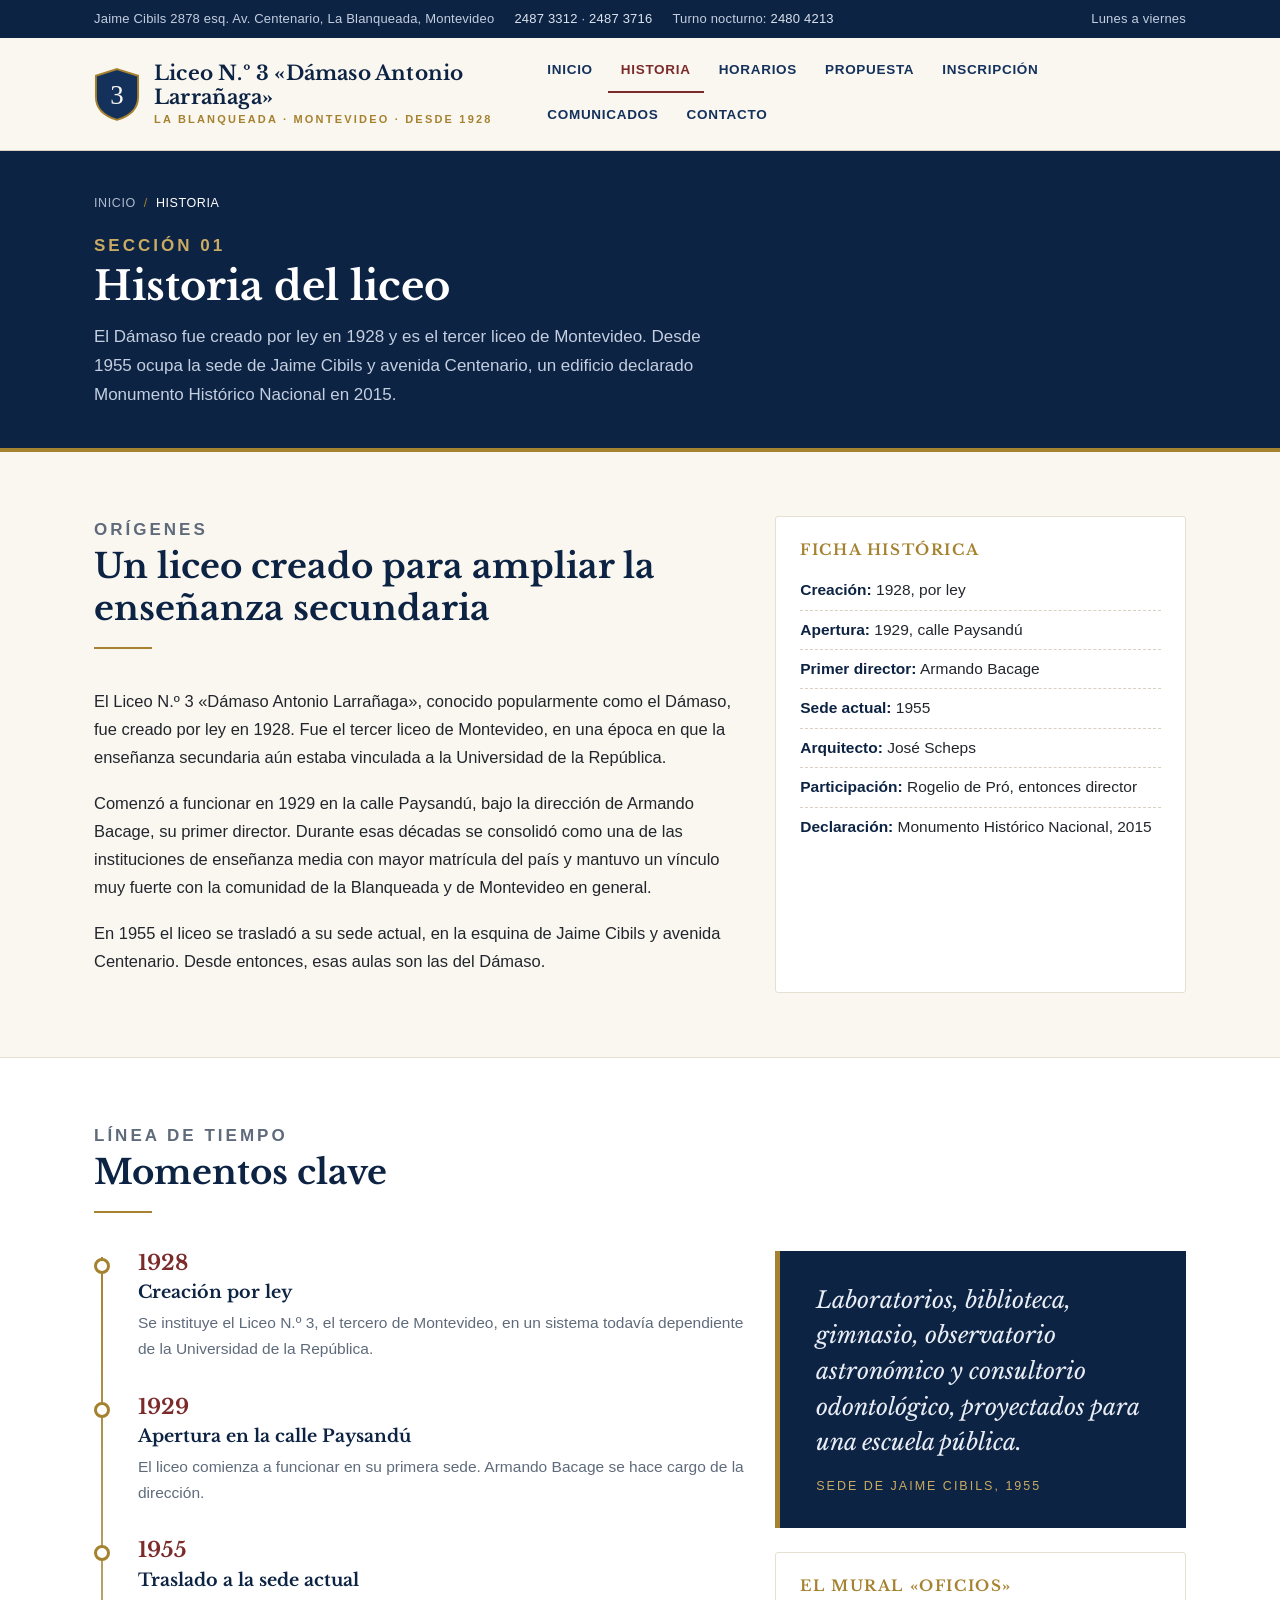
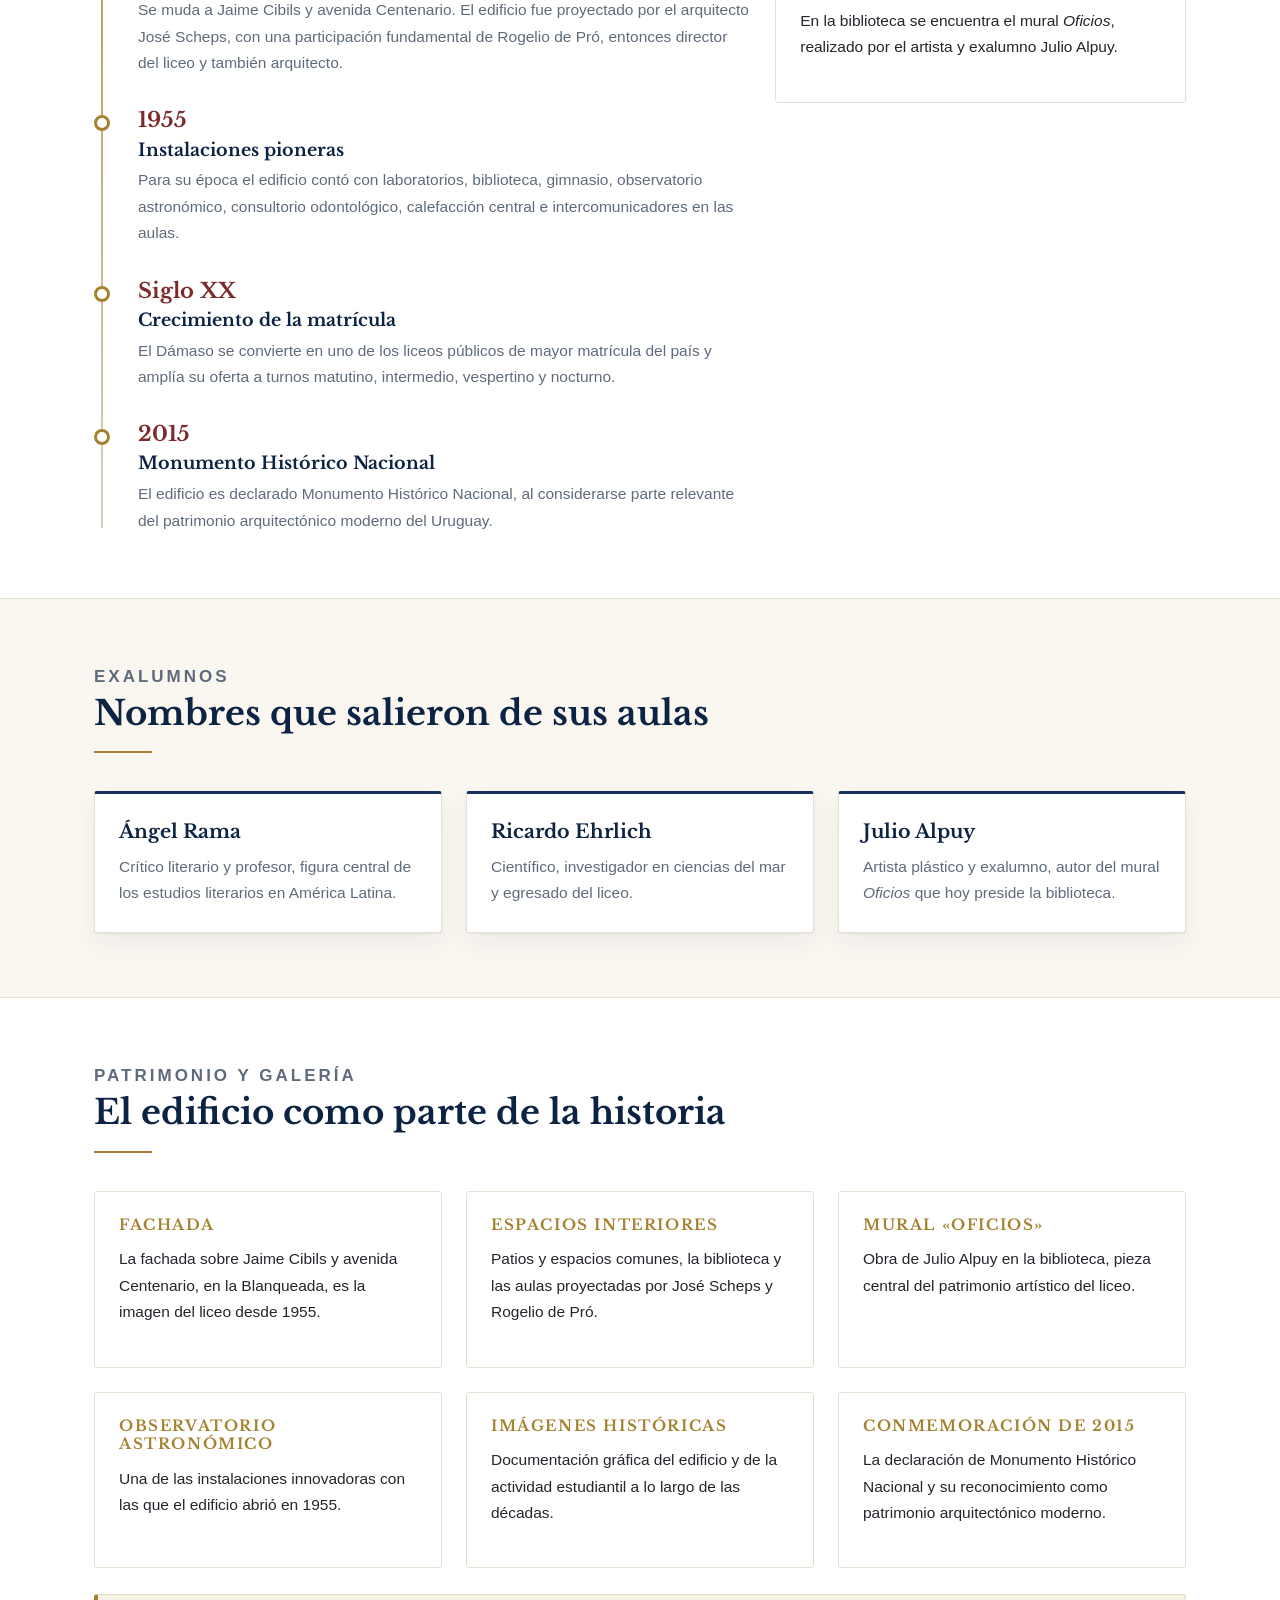
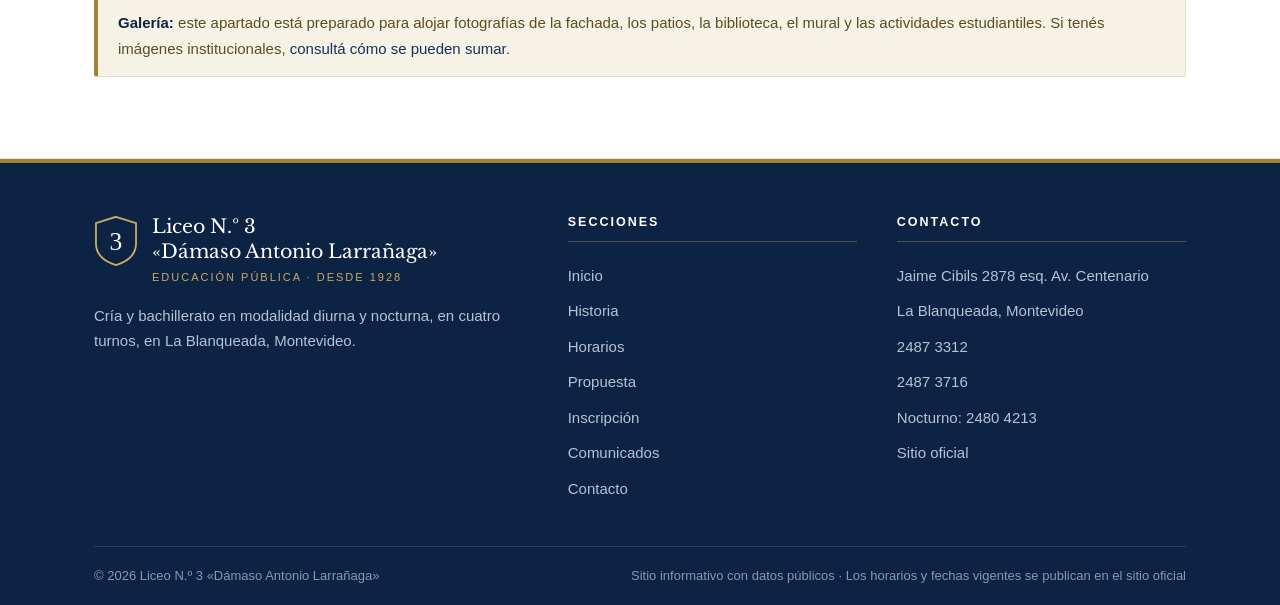
<file: historia.html>
<!DOCTYPE html>
<html lang="es">
<head>
<meta charset="utf-8">
<meta name="viewport" content="width=device-width, initial-scale=1">
<title>Historia — Liceo N.º 3 «Dámaso Antonio Larrañaga»</title>
<meta name="description" content="Historia del Liceo Dámaso: creación por ley en 1928, primera sede en la calle Paysandú, traslado a Jaime Cibils en 1955 y declaración de Monumento Histórico Nacional en 2015.">
<link rel="icon" href="data:image/svg+xml,%3Csvg xmlns='http://www.w3.org/2000/svg' viewBox='0 0 48 56'%3E%3Cpath d='M24 2 46 9v22c0 12-9 20-22 24C11 51 2 43 2 31V9L24 2z' fill='%2314315c'/%3E%3Ctext x='24' y='38' text-anchor='middle' font-family='Georgia,serif' font-size='28' fill='%23faf7f1'%3E3%3C/text%3E%3C/svg%3E">
<link rel="preconnect" href="https://fonts.googleapis.com">
<link rel="preconnect" href="https://fonts.gstatic.com" crossorigin>
<link href="https://fonts.googleapis.com/css2?family=Libre+Baskerville:ital,wght@0,400;0,700;1,400&display=swap" rel="stylesheet">
<link rel="stylesheet" href="css/styles.css">
</head>
<body>

<div class="topbar">
  <div class="wrap">
    <ul>
      <li>Jaime Cibils 2878 esq. Av. Centenario, La Blanqueada, Montevideo</li>
      <li><a href="tel:+59824873312">2487 3312</a> · <a href="tel:+59824873716">2487 3716</a></li>
      <li>Turno nocturno: <a href="tel:+59824804213">2480 4213</a></li>
    </ul>
    <ul>
      <li>Lunes a viernes</li>
    </ul>
  </div>
</div>

<header class="site-header">
  <div class="wrap header-inner">
    <a class="brand" href="index.html">
      <svg class="crest" viewBox="0 0 48 56" aria-hidden="true">
        <path d="M24 2 46 9v22c0 12-9 20-22 24C11 51 2 43 2 31V9L24 2z" fill="#14315c" stroke="#a5822f" stroke-width="2"/>
        <text x="24" y="38" text-anchor="middle" font-family="Georgia, serif" font-size="28" fill="#faf7f1">3</text>
      </svg>
      <span class="brand-text">
        <span class="brand-name">Liceo N.º 3 «Dámaso Antonio Larrañaga»</span>
        <span class="brand-sub">La Blanqueada · Montevideo · Desde 1928</span>
      </span>
    </a>

    <button class="nav-toggle" type="button" aria-expanded="false" aria-controls="site-nav">Menú</button>

    <nav class="site-nav" id="site-nav" aria-label="Navegación principal">
      <ul>
        <li><a href="index.html">Inicio</a></li>
        <li><a href="historia.html" aria-current="page">Historia</a></li>
        <li><a href="horarios.html">Horarios</a></li>
        <li><a href="propuesta.html">Propuesta</a></li>
        <li><a href="inscripciones.html">Inscripción</a></li>
        <li><a href="comunicados.html">Comunicados</a></li>
        <li><a href="contacto.html">Contacto</a></li>
      </ul>
    </nav>
  </div>
</header>

<main>

  <section class="page-head">
    <div class="wrap">
      <ol class="breadcrumb">
        <li><a href="index.html">Inicio</a></li>
        <li aria-current="page">Historia</li>
      </ol>
      <p class="kicker">Sección 01</p>
      <h1>Historia del liceo</h1>
      <p>El Dámaso fue creado por ley en 1928 y es el tercer liceo de Montevideo. Desde 1955 ocupa la sede de Jaime Cibils y avenida Centenario, un edificio declarado Monumento Histórico Nacional en 2015.</p>
    </div>
  </section>

  <!-- ============ Orígenes ============ -->
  <section class="section">
    <div class="wrap">
      <div class="grid g-2-1">
        <div>
          <div class="section-head">
            <p class="kicker">Orígenes</p>
            <h2>Un liceo creado para ampliar la enseñanza secundaria</h2>
            <div class="rule"></div>
          </div>

          <p>El Liceo N.º 3 «Dámaso Antonio Larrañaga», conocido popularmente como el Dámaso, fue creado por ley en 1928. Fue el tercer liceo de Montevideo, en una época en que la enseñanza secundaria aún estaba vinculada a la Universidad de la República.</p>

          <p>Comenzó a funcionar en 1929 en la calle Paysandú, bajo la dirección de Armando Bacage, su primer director. Durante esas décadas se consolidó como una de las instituciones de enseñanza media con mayor matrícula del país y mantuvo un vínculo muy fuerte con la comunidad de la Blanqueada y de Montevideo en general.</p>

          <p>En 1955 el liceo se trasladó a su sede actual, en la esquina de Jaime Cibils y avenida Centenario. Desde entonces, esas aulas son las del Dámaso.</p>
        </div>

        <aside class="info">
          <h3>Ficha histórica</h3>
          <ul>
            <li><strong>Creación:</strong> 1928, por ley</li>
            <li><strong>Apertura:</strong> 1929, calle Paysandú</li>
            <li><strong>Primer director:</strong> Armando Bacage</li>
            <li><strong>Sede actual:</strong> 1955</li>
            <li><strong>Arquitecto:</strong> José Scheps</li>
            <li><strong>Participación:</strong> Rogelio de Pró, entonces director</li>
            <li><strong>Declaración:</strong> Monumento Histórico Nacional, 2015</li>
          </ul>
        </aside>
      </div>
    </div>
  </section>

  <!-- ============ Línea de tiempo ============ -->
  <section class="section section-alt">
    <div class="wrap">
      <div class="section-head">
        <p class="kicker">Línea de tiempo</p>
        <h2>Momentos clave</h2>
        <div class="rule"></div>
      </div>

      <div class="grid g-2-1">
        <ul class="timeline">
          <li class="reveal">
            <span class="year">1928</span>
            <h3>Creación por ley</h3>
            <p>Se instituye el Liceo N.º 3, el tercero de Montevideo, en un sistema todavía dependiente de la Universidad de la República.</p>
          </li>
          <li class="reveal">
            <span class="year">1929</span>
            <h3>Apertura en la calle Paysandú</h3>
            <p>El liceo comienza a funcionar en su primera sede. Armando Bacage se hace cargo de la dirección.</p>
          </li>
          <li class="reveal">
            <span class="year">1955</span>
            <h3>Traslado a la sede actual</h3>
            <p>Se muda a Jaime Cibils y avenida Centenario. El edificio fue proyectado por el arquitecto José Scheps, con una participación fundamental de Rogelio de Pró, entonces director del liceo y también arquitecto.</p>
          </li>
          <li class="reveal">
            <span class="year">1955</span>
            <h3>Instalaciones pioneras</h3>
            <p>Para su época el edificio contó con laboratorios, biblioteca, gimnasio, observatorio astronómico, consultorio odontológico, calefacción central e intercomunicadores en las aulas.</p>
          </li>
          <li class="reveal">
            <span class="year">Siglo XX</span>
            <h3>Crecimiento de la matrícula</h3>
            <p>El Dámaso se convierte en uno de los liceos públicos de mayor matrícula del país y amplía su oferta a turnos matutino, intermedio, vespertino y nocturno.</p>
          </li>
          <li class="reveal">
            <span class="year">2015</span>
            <h3>Monumento Histórico Nacional</h3>
            <p>El edificio es declarado Monumento Histórico Nacional, al considerarse parte relevante del patrimonio arquitectónico moderno del Uruguay.</p>
          </li>
        </ul>

        <aside>
          <blockquote class="pull-quote">
            Laboratorios, biblioteca, gimnasio, observatorio astronómico y consultorio odontológico,
            proyectados para una escuela pública.
            <cite>Sede de Jaime Cibils, 1955</cite>
          </blockquote>

          <div class="info" style="margin-top:24px">
            <h3>El mural «Oficios»</h3>
            <p>En la biblioteca se encuentra el mural <em>Oficios</em>, realizado por el artista y exalumno Julio Alpuy.</p>
          </div>
        </aside>
      </div>
    </div>
  </section>

  <!-- ============ Exalumnos ============ -->
  <section class="section">
    <div class="wrap">
      <div class="section-head">
        <p class="kicker">Exalumnos</p>
        <h2>Nombres que salieron de sus aulas</h2>
        <div class="rule"></div>
      </div>

      <div class="grid g3">
        <div class="card reveal">
          <h3>Ángel Rama</h3>
          <p>Crítico literario y profesor, figura central de los estudios literarios en América Latina.</p>
        </div>
        <div class="card reveal">
          <h3>Ricardo Ehrlich</h3>
          <p>Científico, investigador en ciencias del mar y egresado del liceo.</p>
        </div>
        <div class="card reveal">
          <h3>Julio Alpuy</h3>
          <p>Artista plástico y exalumno, autor del mural <em>Oficios</em> que hoy preside la biblioteca.</p>
        </div>
      </div>
    </div>
  </section>

  <!-- ============ Patrimonio ============ -->
  <section class="section section-alt" id="patrimonio">
    <div class="wrap">
      <div class="section-head">
        <p class="kicker">Patrimonio y galería</p>
        <h2>El edificio como parte de la historia</h2>
        <div class="rule"></div>
      </div>

      <div class="grid g3">
        <div class="info reveal">
          <h3>Fachada</h3>
          <p>La fachada sobre Jaime Cibils y avenida Centenario, en la Blanqueada, es la imagen del liceo desde 1955.</p>
        </div>
        <div class="info reveal">
          <h3>Espacios interiores</h3>
          <p>Patios y espacios comunes, la biblioteca y las aulas proyectadas por José Scheps y Rogelio de Pró.</p>
        </div>
        <div class="info reveal">
          <h3>Mural «Oficios»</h3>
          <p>Obra de Julio Alpuy en la biblioteca, pieza central del patrimonio artístico del liceo.</p>
        </div>
        <div class="info reveal">
          <h3>Observatorio astronómico</h3>
          <p>Una de las instalaciones innovadoras con las que el edificio abrió en 1955.</p>
        </div>
        <div class="info reveal">
          <h3>Imágenes históricas</h3>
          <p>Documentación gráfica del edificio y de la actividad estudiantil a lo largo de las décadas.</p>
        </div>
        <div class="info reveal">
          <h3>Conmemoración de 2015</h3>
          <p>La declaración de Monumento Histórico Nacional y su reconocimiento como patrimonio arquitectónico moderno.</p>
        </div>
      </div>

      <p class="notice" style="margin-top:26px">
        <strong>Galería:</strong> este apartado está preparado para alojar fotografías de la fachada, los patios,
        la biblioteca, el mural y las actividades estudiantiles. Si tenés imágenes institucionales,
        <a href="contacto.html">consultá cómo se pueden sumar</a>.
      </p>
    </div>
  </section>

</main>

<footer class="site-footer">
  <div class="wrap">
    <div class="footer-grid">
      <div>
        <div class="footer-brand">
          <svg class="crest" viewBox="0 0 48 56" aria-hidden="true">
            <path d="M24 2 46 9v22c0 12-9 20-22 24C11 51 2 43 2 31V9L24 2z" fill="none" stroke="#c9ab63" stroke-width="2"/>
            <text x="24" y="38" text-anchor="middle" font-family="Georgia, serif" font-size="28" fill="#faf7f1">3</text>
          </svg>
          <div>
            <div class="name">Liceo N.º 3<br>«Dámaso Antonio Larrañaga»</div>
            <div class="motto">Educación pública · Desde 1928</div>
          </div>
        </div>
        <p>Cría y bachillerato en modalidad diurna y nocturna, en cuatro turnos, en La Blanqueada, Montevideo.</p>
      </div>

      <div>
        <h4>Secciones</h4>
        <ul>
          <li><a href="index.html">Inicio</a></li>
          <li><a href="historia.html">Historia</a></li>
          <li><a href="horarios.html">Horarios</a></li>
          <li><a href="propuesta.html">Propuesta</a></li>
          <li><a href="inscripciones.html">Inscripción</a></li>
          <li><a href="comunicados.html">Comunicados</a></li>
          <li><a href="contacto.html">Contacto</a></li>
        </ul>
      </div>

      <div>
        <h4>Contacto</h4>
        <ul>
          <li>Jaime Cibils 2878 esq. Av. Centenario</li>
          <li>La Blanqueada, Montevideo</li>
          <li><a href="tel:+59824873312">2487 3312</a></li>
          <li><a href="tel:+59824873716">2487 3716</a></li>
          <li>Nocturno: <a href="tel:+59824804213">2480 4213</a></li>
          <li><a href="https://sites.google.com/view/liceoidal/principal" target="_blank" rel="noopener">Sitio oficial</a></li>
        </ul>
      </div>
    </div>

    <div class="footer-bottom">
      <span>© <span id="anio">2026</span> Liceo N.º 3 «Dámaso Antonio Larrañaga»</span>
      <span>Sitio informativo con datos públicos · Los horarios y fechas vigentes se publican en el sitio oficial</span>
    </div>
  </div>
</footer>

<button class="to-top" type="button" aria-label="Volver arriba">↑</button>

<script src="js/main.js"></script>
</body>
</html>
</file>
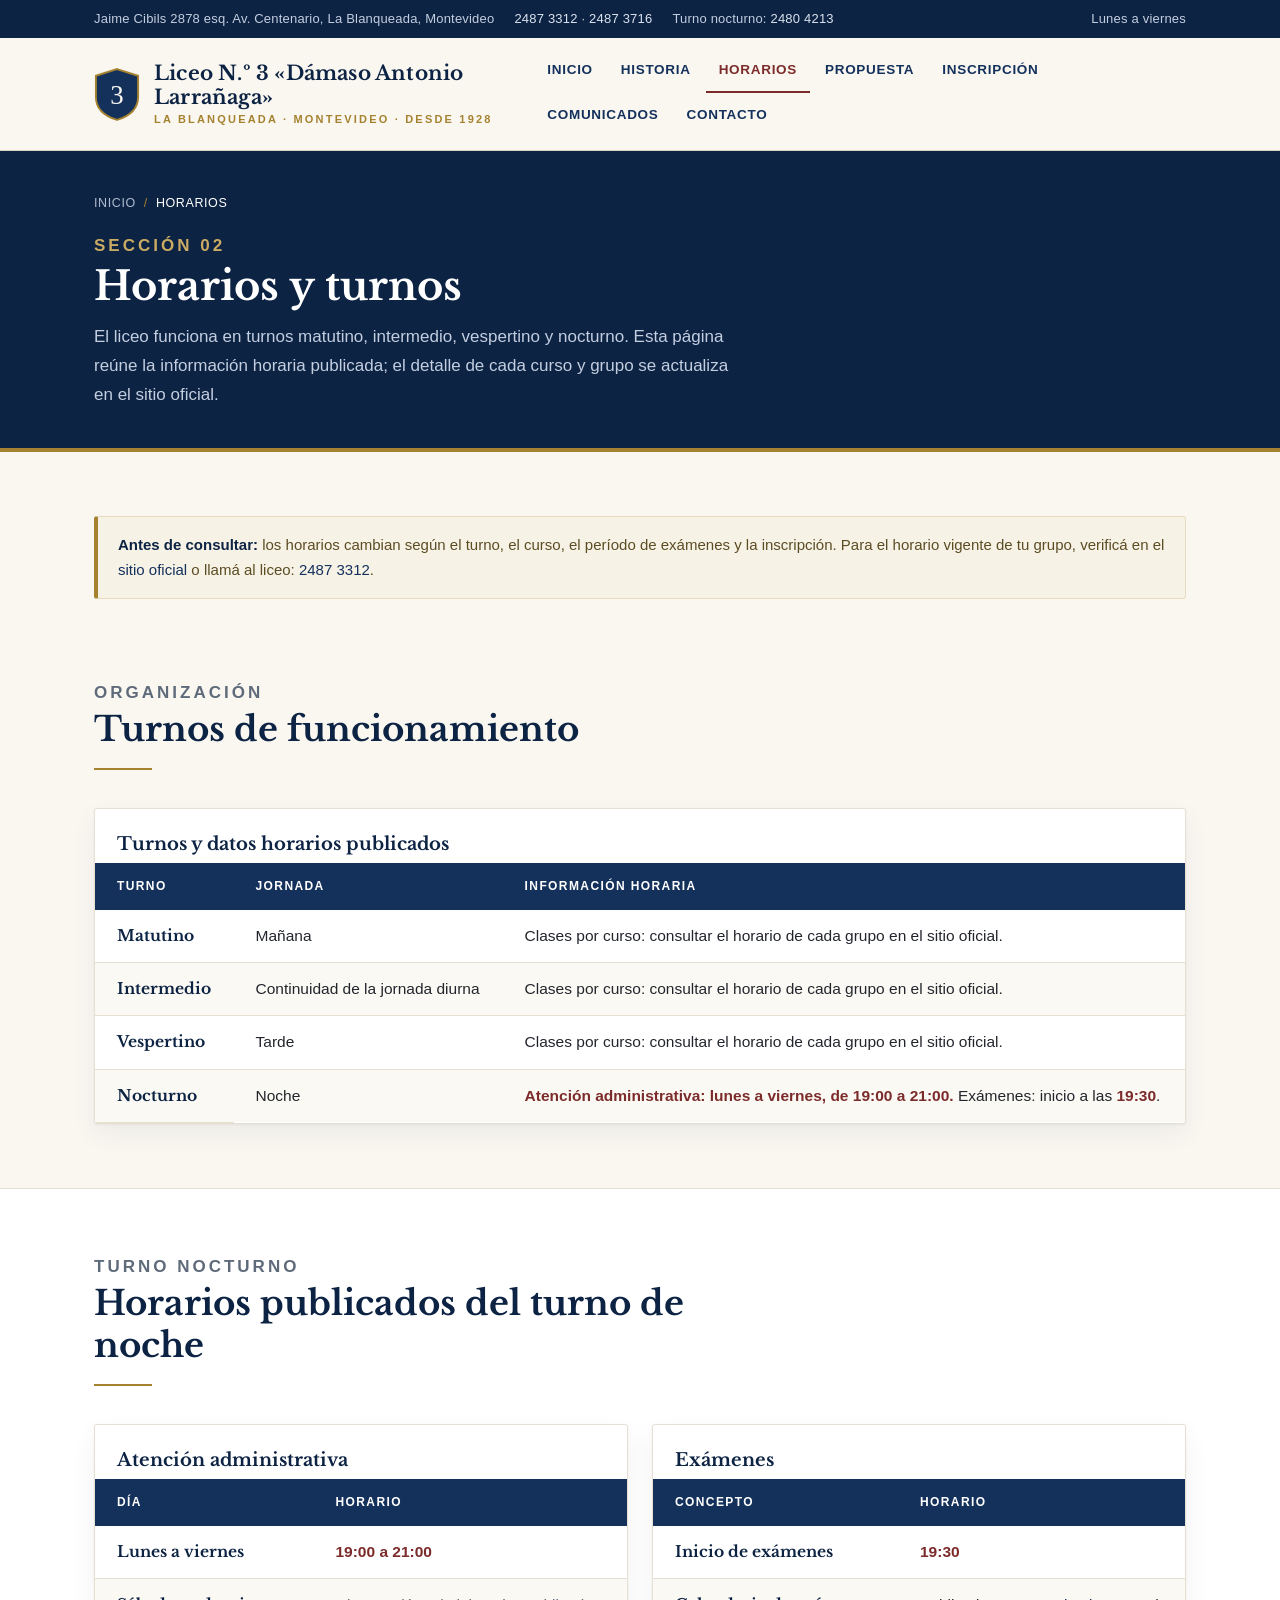
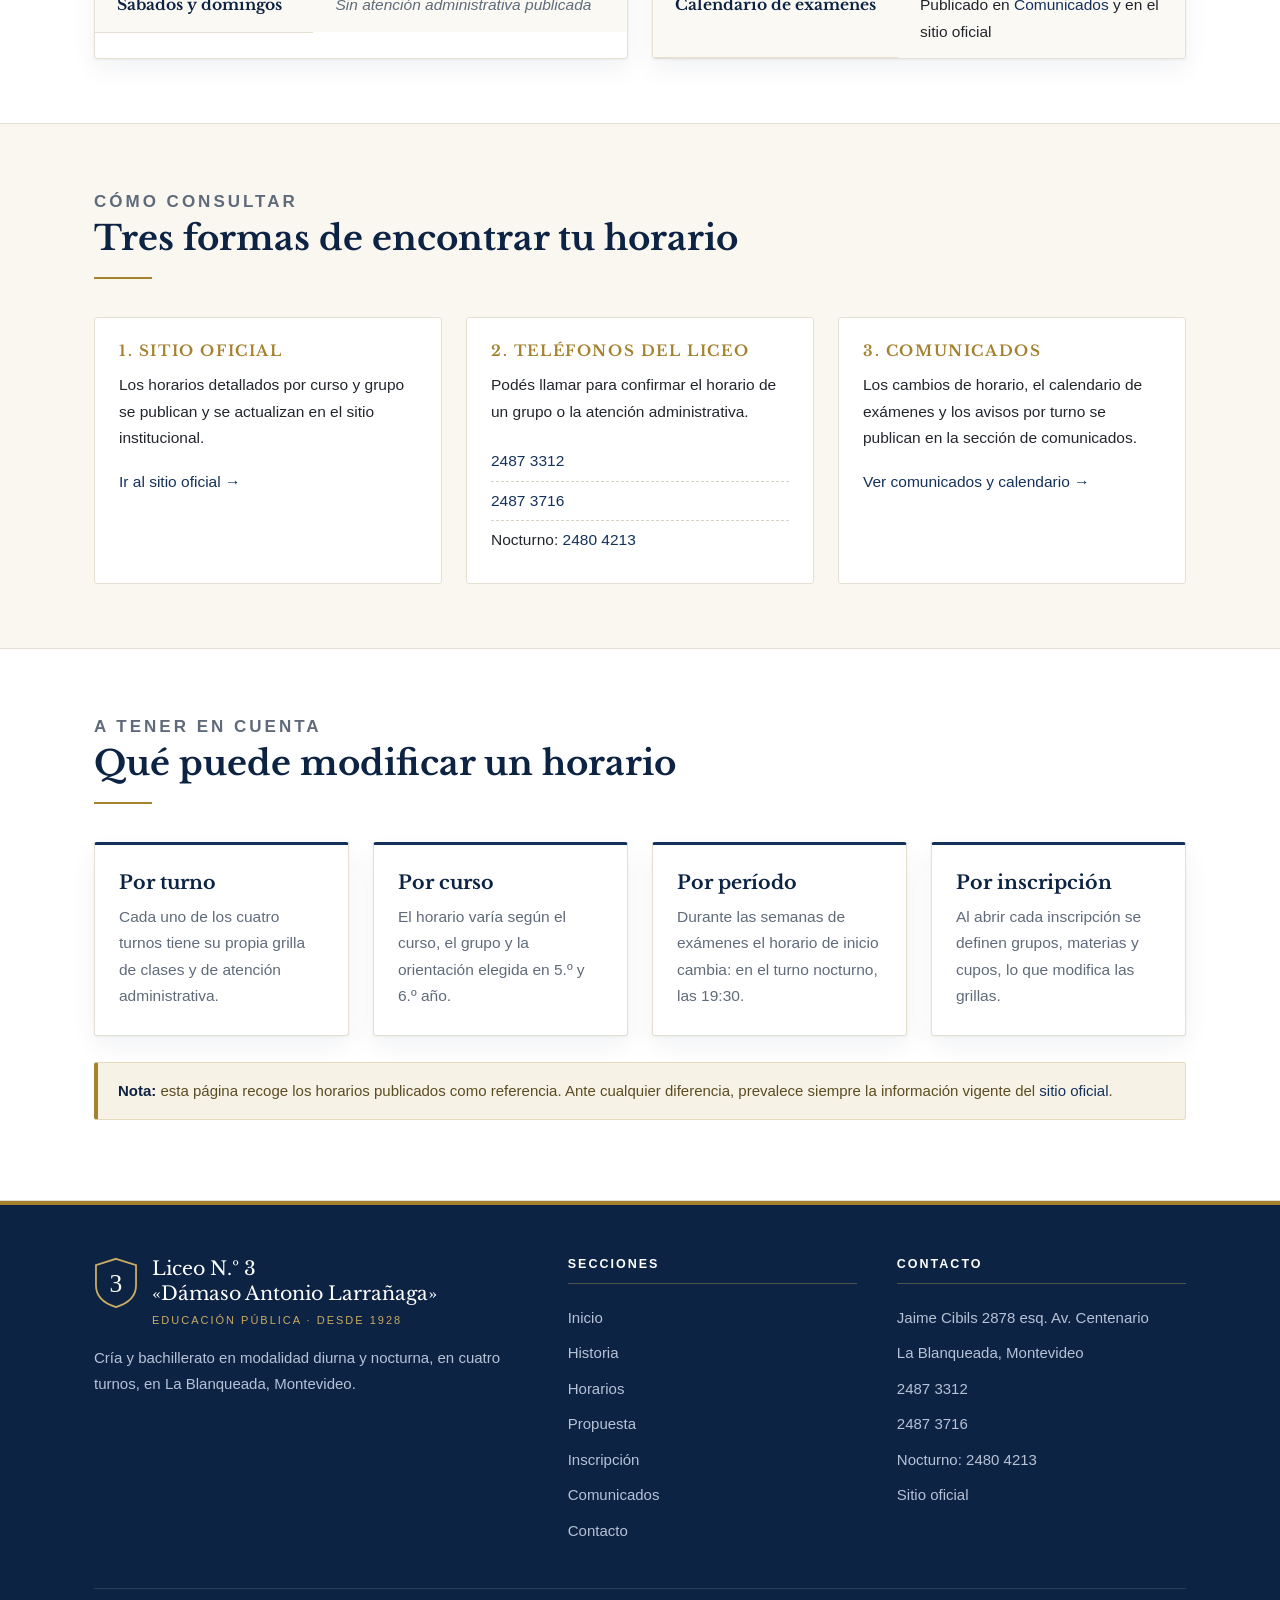
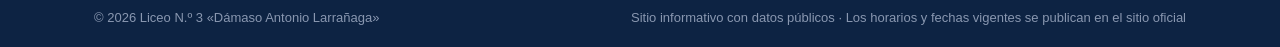
<file: horarios.html>
<!DOCTYPE html>
<html lang="es">
<head>
<meta charset="utf-8">
<meta name="viewport" content="width=device-width, initial-scale=1">
<title>Horarios y turnos — Liceo N.º 3 «Dámaso Antonio Larrañaga»</title>
<meta name="description" content="Turnos y horarios del Liceo Dámaso: matutino, intermedio, vespertino y nocturno. Atención administrativa del turno nocturno de 19:00 a 21:00 y exámenes desde las 19:30.">
<link rel="icon" href="data:image/svg+xml,%3Csvg xmlns='http://www.w3.org/2000/svg' viewBox='0 0 48 56'%3E%3Cpath d='M24 2 46 9v22c0 12-9 20-22 24C11 51 2 43 2 31V9L24 2z' fill='%2314315c'/%3E%3Ctext x='24' y='38' text-anchor='middle' font-family='Georgia,serif' font-size='28' fill='%23faf7f1'%3E3%3C/text%3E%3C/svg%3E">
<link rel="preconnect" href="https://fonts.googleapis.com">
<link rel="preconnect" href="https://fonts.gstatic.com" crossorigin>
<link href="https://fonts.googleapis.com/css2?family=Libre+Baskerville:ital,wght@0,400;0,700;1,400&display=swap" rel="stylesheet">
<link rel="stylesheet" href="css/styles.css">
</head>
<body>

<div class="topbar">
  <div class="wrap">
    <ul>
      <li>Jaime Cibils 2878 esq. Av. Centenario, La Blanqueada, Montevideo</li>
      <li><a href="tel:+59824873312">2487 3312</a> · <a href="tel:+59824873716">2487 3716</a></li>
      <li>Turno nocturno: <a href="tel:+59824804213">2480 4213</a></li>
    </ul>
    <ul>
      <li>Lunes a viernes</li>
    </ul>
  </div>
</div>

<header class="site-header">
  <div class="wrap header-inner">
    <a class="brand" href="index.html">
      <svg class="crest" viewBox="0 0 48 56" aria-hidden="true">
        <path d="M24 2 46 9v22c0 12-9 20-22 24C11 51 2 43 2 31V9L24 2z" fill="#14315c" stroke="#a5822f" stroke-width="2"/>
        <text x="24" y="38" text-anchor="middle" font-family="Georgia, serif" font-size="28" fill="#faf7f1">3</text>
      </svg>
      <span class="brand-text">
        <span class="brand-name">Liceo N.º 3 «Dámaso Antonio Larrañaga»</span>
        <span class="brand-sub">La Blanqueada · Montevideo · Desde 1928</span>
      </span>
    </a>

    <button class="nav-toggle" type="button" aria-expanded="false" aria-controls="site-nav">Menú</button>

    <nav class="site-nav" id="site-nav" aria-label="Navegación principal">
      <ul>
        <li><a href="index.html">Inicio</a></li>
        <li><a href="historia.html">Historia</a></li>
        <li><a href="horarios.html" aria-current="page">Horarios</a></li>
        <li><a href="propuesta.html">Propuesta</a></li>
        <li><a href="inscripciones.html">Inscripción</a></li>
        <li><a href="comunicados.html">Comunicados</a></li>
        <li><a href="contacto.html">Contacto</a></li>
      </ul>
    </nav>
  </div>
</header>

<main>

  <section class="page-head">
    <div class="wrap">
      <ol class="breadcrumb">
        <li><a href="index.html">Inicio</a></li>
        <li aria-current="page">Horarios</li>
      </ol>
      <p class="kicker">Sección 02</p>
      <h1>Horarios y turnos</h1>
      <p>El liceo funciona en turnos matutino, intermedio, vespertino y nocturno. Esta página reúne la información horaria publicada; el detalle de cada curso y grupo se actualiza en el sitio oficial.</p>
    </div>
  </section>

  <!-- ============ Aviso ============ -->
  <section class="section" style="padding-bottom:0">
    <div class="wrap">
      <p class="notice">
        <strong>Antes de consultar:</strong> los horarios cambian según el turno, el curso, el período de
        exámenes y la inscripción. Para el horario vigente de tu grupo, verificá en el
        <a href="https://sites.google.com/view/liceoidal/principal" target="_blank" rel="noopener">sitio oficial</a>
        o llamá al liceo: <a href="tel:+59824873312">2487 3312</a>.
      </p>
    </div>
  </section>

  <!-- ============ Turnos ============ -->
  <section class="section">
    <div class="wrap">
      <div class="section-head">
        <p class="kicker">Organización</p>
        <h2>Turnos de funcionamiento</h2>
        <div class="rule"></div>
      </div>

      <div class="table-wrap reveal">
        <table>
          <caption>Turnos y datos horarios publicados</caption>
          <thead>
            <tr>
              <th scope="col">Turno</th>
              <th scope="col">Jornada</th>
              <th scope="col">Información horaria</th>
            </tr>
          </thead>
          <tbody>
            <tr>
              <th scope="row">Matutino</th>
              <td>Mañana</td>
              <td>Clases por curso: consultar el horario de cada grupo en el sitio oficial.</td>
            </tr>
            <tr>
              <th scope="row">Intermedio</th>
              <td>Continuidad de la jornada diurna</td>
              <td>Clases por curso: consultar el horario de cada grupo en el sitio oficial.</td>
            </tr>
            <tr>
              <th scope="row">Vespertino</th>
              <td>Tarde</td>
              <td>Clases por curso: consultar el horario de cada grupo en el sitio oficial.</td>
            </tr>
            <tr>
              <th scope="row">Nocturno</th>
              <td>Noche</td>
              <td><strong>Atención administrativa: lunes a viernes, de 19:00 a 21:00.</strong> Exámenes: inicio a las <strong>19:30</strong>.</td>
            </tr>
          </tbody>
        </table>
      </div>
    </div>
  </section>

  <!-- ============ Datos por turno ============ -->
  <section class="section section-alt">
    <div class="wrap">
      <div class="section-head">
        <p class="kicker">Turno nocturno</p>
        <h2>Horarios publicados del turno de noche</h2>
        <div class="rule"></div>
      </div>

      <div class="grid g2">
        <div class="table-wrap reveal">
          <table>
            <caption>Atención administrativa</caption>
            <thead>
              <tr>
                <th scope="col">Día</th>
                <th scope="col">Horario</th>
              </tr>
            </thead>
            <tbody>
              <tr>
                <th scope="row">Lunes a viernes</th>
                <td><strong>19:00 a 21:00</strong></td>
              </tr>
              <tr>
                <th scope="row">Sábados y domingos</th>
                <td class="sil">Sin atención administrativa publicada</td>
              </tr>
            </tbody>
          </table>
        </div>

        <div class="table-wrap reveal">
          <table>
            <caption>Exámenes</caption>
            <thead>
              <tr>
                <th scope="col">Concepto</th>
                <th scope="col">Horario</th>
              </tr>
            </thead>
            <tbody>
              <tr>
                <th scope="row">Inicio de exámenes</th>
                <td><strong>19:30</strong></td>
              </tr>
              <tr>
                <th scope="row">Calendario de exámenes</th>
                <td>Publicado en <a href="comunicados.html">Comunicados</a> y en el sitio oficial</td>
              </tr>
            </tbody>
          </table>
        </div>
      </div>
    </div>
  </section>

  <!-- ============ Cómo consultar ============ -->
  <section class="section">
    <div class="wrap">
      <div class="section-head">
        <p class="kicker">Cómo consultar</p>
        <h2>Tres formas de encontrar tu horario</h2>
        <div class="rule"></div>
      </div>

      <div class="grid g3">
        <div class="info reveal">
          <h3>1. Sitio oficial</h3>
          <p>Los horarios detallados por curso y grupo se publican y se actualizan en el sitio institucional.</p>
          <p style="margin-bottom:0"><a href="https://sites.google.com/view/liceoidal/principal" target="_blank" rel="noopener">Ir al sitio oficial →</a></p>
        </div>

        <div class="info reveal">
          <h3>2. Teléfonos del liceo</h3>
          <p>Podés llamar para confirmar el horario de un grupo o la atención administrativa.</p>
          <ul>
            <li><a href="tel:+59824873312">2487 3312</a></li>
            <li><a href="tel:+59824873716">2487 3716</a></li>
            <li>Nocturno: <a href="tel:+59824804213">2480 4213</a></li>
          </ul>
        </div>

        <div class="info reveal">
          <h3>3. Comunicados</h3>
          <p>Los cambios de horario, el calendario de exámenes y los avisos por turno se publican en la sección de comunicados.</p>
          <p style="margin-bottom:0"><a href="comunicados.html">Ver comunicados y calendario →</a></p>
        </div>
      </div>
    </div>
  </section>

  <!-- ============ Rebecas / avisos ============ -->
  <section class="section section-alt">
    <div class="wrap">
      <div class="section-head">
        <p class="kicker">A tener en cuenta</p>
        <h2>Qué puede modificar un horario</h2>
        <div class="rule"></div>
      </div>

      <div class="grid g4">
        <div class="card reveal">
          <h3>Por turno</h3>
          <p>Cada uno de los cuatro turnos tiene su propia grilla de clases y de atención administrativa.</p>
        </div>
        <div class="card reveal">
          <h3>Por curso</h3>
          <p>El horario varía según el curso, el grupo y la orientación elegida en 5.º y 6.º año.</p>
        </div>
        <div class="card reveal">
          <h3>Por período</h3>
          <p>Durante las semanas de exámenes el horario de inicio cambia: en el turno nocturno, las 19:30.</p>
        </div>
        <div class="card reveal">
          <h3>Por inscripción</h3>
          <p>Al abrir cada inscripción se definen grupos, materias y cupos, lo que modifica las grillas.</p>
        </div>
      </div>

      <p class="notice" style="margin-top:26px">
        <strong>Nota:</strong> esta página recoge los horarios publicados como referencia. Ante cualquier
        diferencia, prevalece siempre la información vigente del
        <a href="https://sites.google.com/view/liceoidal/principal" target="_blank" rel="noopener">sitio oficial</a>.
      </p>
    </div>
  </section>

</main>

<footer class="site-footer">
  <div class="wrap">
    <div class="footer-grid">
      <div>
        <div class="footer-brand">
          <svg class="crest" viewBox="0 0 48 56" aria-hidden="true">
            <path d="M24 2 46 9v22c0 12-9 20-22 24C11 51 2 43 2 31V9L24 2z" fill="none" stroke="#c9ab63" stroke-width="2"/>
            <text x="24" y="38" text-anchor="middle" font-family="Georgia, serif" font-size="28" fill="#faf7f1">3</text>
          </svg>
          <div>
            <div class="name">Liceo N.º 3<br>«Dámaso Antonio Larrañaga»</div>
            <div class="motto">Educación pública · Desde 1928</div>
          </div>
        </div>
        <p>Cría y bachillerato en modalidad diurna y nocturna, en cuatro turnos, en La Blanqueada, Montevideo.</p>
      </div>

      <div>
        <h4>Secciones</h4>
        <ul>
          <li><a href="index.html">Inicio</a></li>
          <li><a href="historia.html">Historia</a></li>
          <li><a href="horarios.html">Horarios</a></li>
          <li><a href="propuesta.html">Propuesta</a></li>
          <li><a href="inscripciones.html">Inscripción</a></li>
          <li><a href="comunicados.html">Comunicados</a></li>
          <li><a href="contacto.html">Contacto</a></li>
        </ul>
      </div>

      <div>
        <h4>Contacto</h4>
        <ul>
          <li>Jaime Cibils 2878 esq. Av. Centenario</li>
          <li>La Blanqueada, Montevideo</li>
          <li><a href="tel:+59824873312">2487 3312</a></li>
          <li><a href="tel:+59824873716">2487 3716</a></li>
          <li>Nocturno: <a href="tel:+59824804213">2480 4213</a></li>
          <li><a href="https://sites.google.com/view/liceoidal/principal" target="_blank" rel="noopener">Sitio oficial</a></li>
        </ul>
      </div>
    </div>

    <div class="footer-bottom">
      <span>© <span id="anio">2026</span> Liceo N.º 3 «Dámaso Antonio Larrañaga»</span>
      <span>Sitio informativo con datos públicos · Los horarios y fechas vigentes se publican en el sitio oficial</span>
    </div>
  </div>
</footer>

<button class="to-top" type="button" aria-label="Volver arriba">↑</button>

<script src="js/main.js"></script>
</body>
</html>
</file>
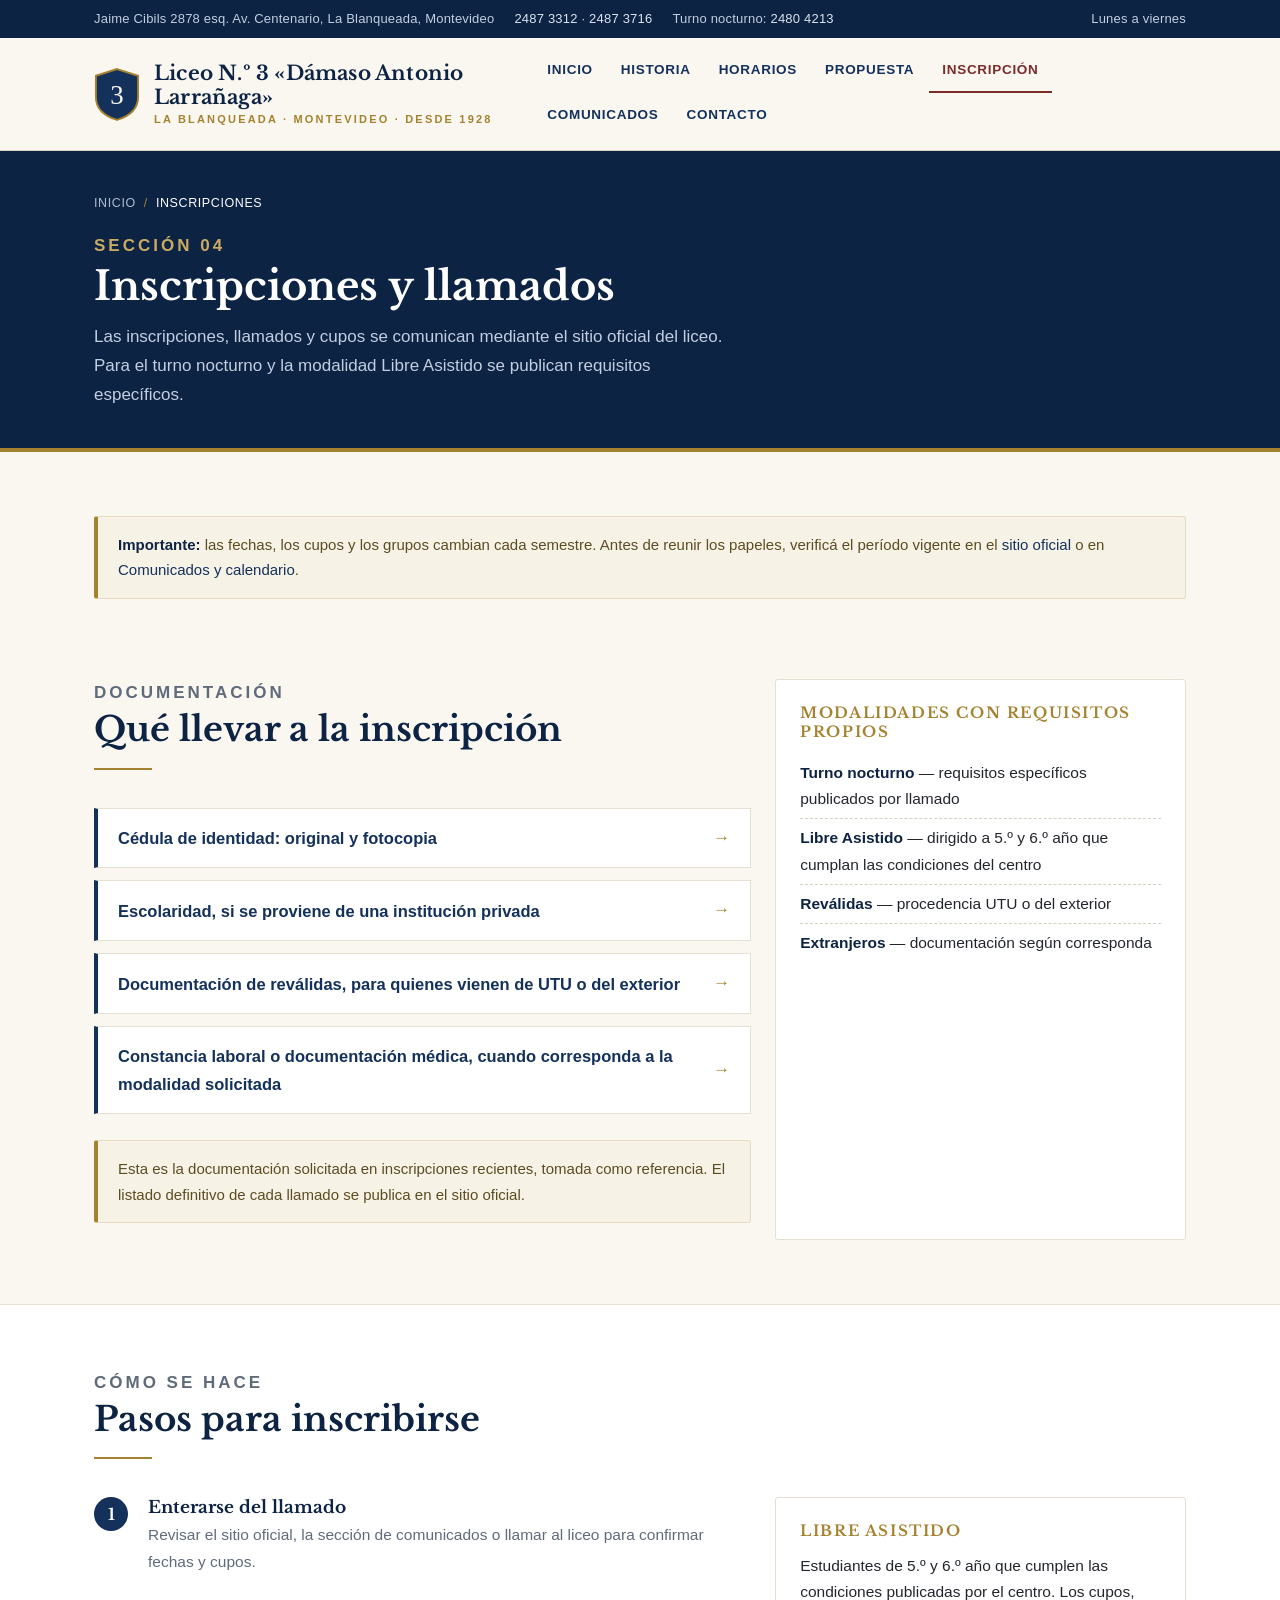
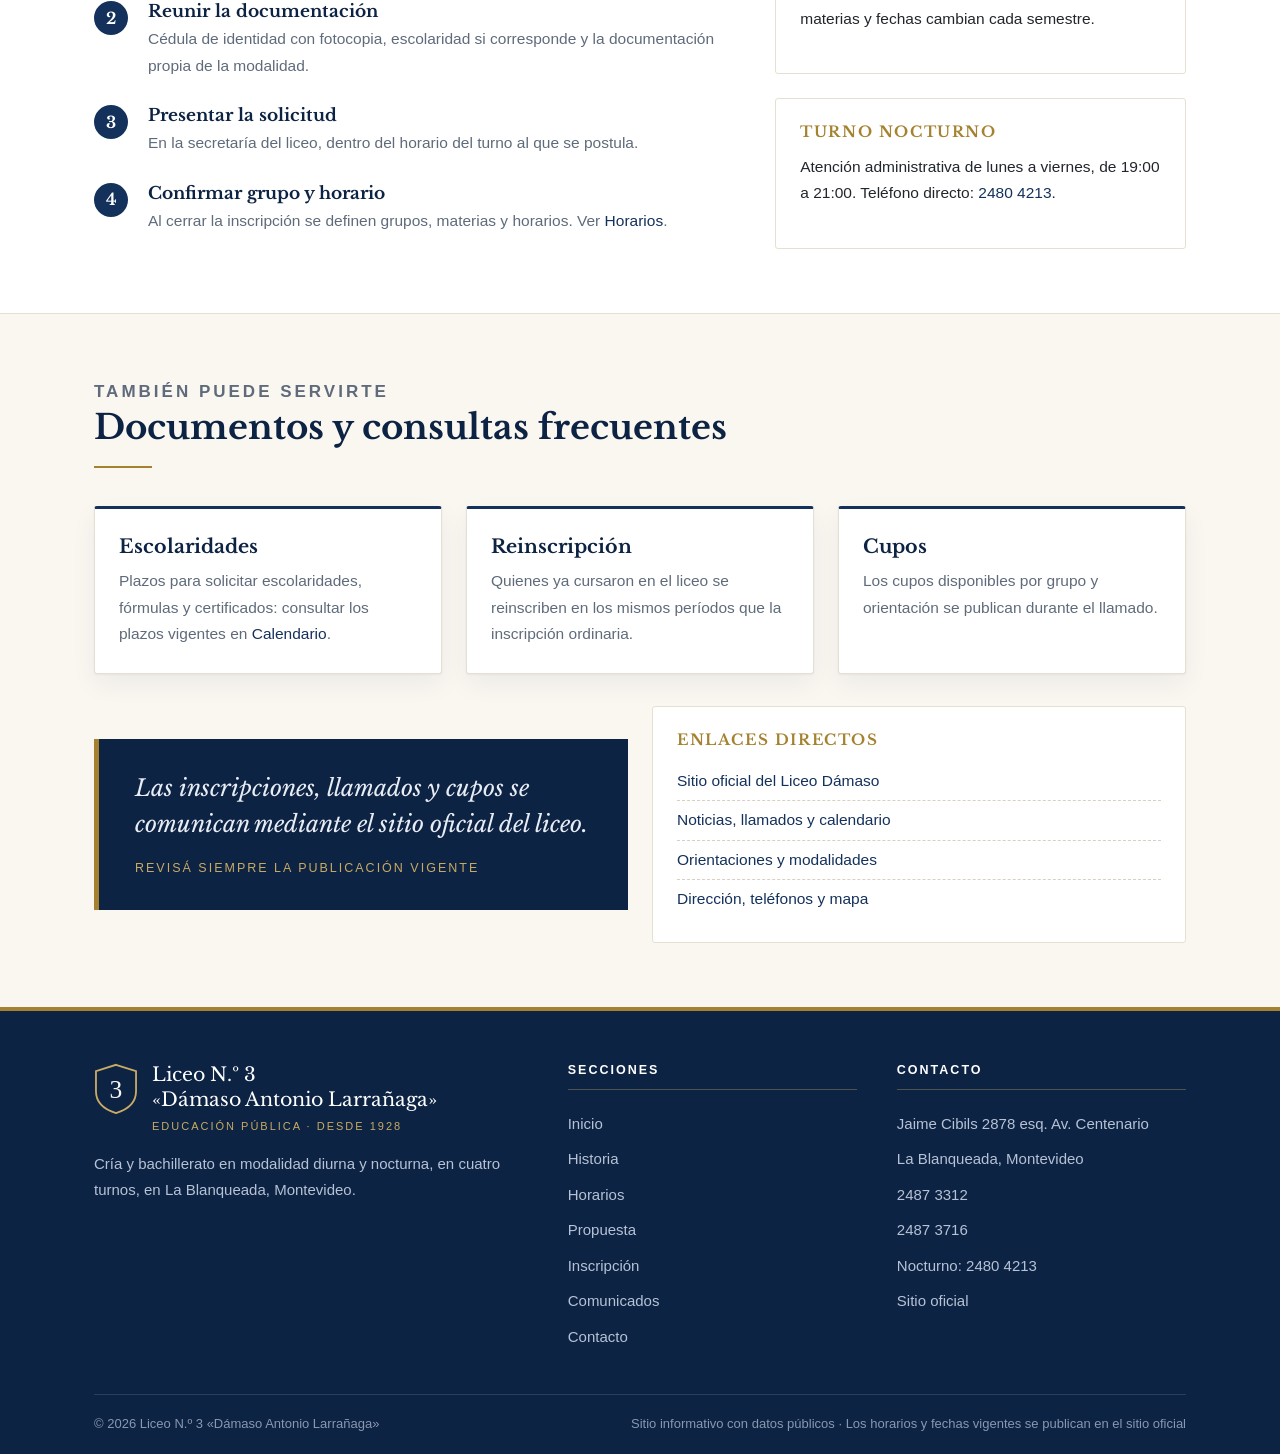
<file: inscripciones.html>
<!DOCTYPE html>
<html lang="es">
<head>
<meta charset="utf-8">
<meta name="viewport" content="width=device-width, initial-scale=1">
<title>Inscripciones — Liceo N.º 3 «Dámaso Antonio Larrañaga»</title>
<meta name="description" content="Inscripciones en el Liceo Dámaso: documentación a presentar, requisitos del turno nocturno y de Libre Asistido, y pasos para inscribirse.">
<link rel="icon" href="data:image/svg+xml,%3Csvg xmlns='http://www.w3.org/2000/svg' viewBox='0 0 48 56'%3E%3Cpath d='M24 2 46 9v22c0 12-9 20-22 24C11 51 2 43 2 31V9L24 2z' fill='%2314315c'/%3E%3Ctext x='24' y='38' text-anchor='middle' font-family='Georgia,serif' font-size='28' fill='%23faf7f1'%3E3%3C/text%3E%3C/svg%3E">
<link rel="preconnect" href="https://fonts.googleapis.com">
<link rel="preconnect" href="https://fonts.gstatic.com" crossorigin>
<link href="https://fonts.googleapis.com/css2?family=Libre+Baskerville:ital,wght@0,400;0,700;1,400&display=swap" rel="stylesheet">
<link rel="stylesheet" href="css/styles.css">
</head>
<body>

<div class="topbar">
  <div class="wrap">
    <ul>
      <li>Jaime Cibils 2878 esq. Av. Centenario, La Blanqueada, Montevideo</li>
      <li><a href="tel:+59824873312">2487 3312</a> · <a href="tel:+59824873716">2487 3716</a></li>
      <li>Turno nocturno: <a href="tel:+59824804213">2480 4213</a></li>
    </ul>
    <ul>
      <li>Lunes a viernes</li>
    </ul>
  </div>
</div>

<header class="site-header">
  <div class="wrap header-inner">
    <a class="brand" href="index.html">
      <svg class="crest" viewBox="0 0 48 56" aria-hidden="true">
        <path d="M24 2 46 9v22c0 12-9 20-22 24C11 51 2 43 2 31V9L24 2z" fill="#14315c" stroke="#a5822f" stroke-width="2"/>
        <text x="24" y="38" text-anchor="middle" font-family="Georgia, serif" font-size="28" fill="#faf7f1">3</text>
      </svg>
      <span class="brand-text">
        <span class="brand-name">Liceo N.º 3 «Dámaso Antonio Larrañaga»</span>
        <span class="brand-sub">La Blanqueada · Montevideo · Desde 1928</span>
      </span>
    </a>

    <button class="nav-toggle" type="button" aria-expanded="false" aria-controls="site-nav">Menú</button>

    <nav class="site-nav" id="site-nav" aria-label="Navegación principal">
      <ul>
        <li><a href="index.html">Inicio</a></li>
        <li><a href="historia.html">Historia</a></li>
        <li><a href="horarios.html">Horarios</a></li>
        <li><a href="propuesta.html">Propuesta</a></li>
        <li><a href="inscripciones.html" aria-current="page">Inscripción</a></li>
        <li><a href="comunicados.html">Comunicados</a></li>
        <li><a href="contacto.html">Contacto</a></li>
      </ul>
    </nav>
  </div>
</header>

<main>

  <section class="page-head">
    <div class="wrap">
      <ol class="breadcrumb">
        <li><a href="index.html">Inicio</a></li>
        <li aria-current="page">Inscripciones</li>
      </ol>
      <p class="kicker">Sección 04</p>
      <h1>Inscripciones y llamados</h1>
      <p>Las inscripciones, llamados y cupos se comunican mediante el sitio oficial del liceo. Para el turno nocturno y la modalidad Libre Asistido se publican requisitos específicos.</p>
    </div>
  </section>

  <!-- ============ Aviso ============ -->
  <section class="section" style="padding-bottom:0">
    <div class="wrap">
      <p class="notice">
        <strong>Importante:</strong> las fechas, los cupos y los grupos cambian cada semestre.
        Antes de reunir los papeles, verificá el período vigente en el
        <a href="https://sites.google.com/view/liceoidal/principal" target="_blank" rel="noopener">sitio oficial</a>
        o en <a href="comunicados.html">Comunicados y calendario</a>.
      </p>
    </div>
  </section>

  <!-- ============ Qué llevar ============ -->
  <section class="section">
    <div class="wrap">
      <div class="grid g-2-1">
        <div>
          <div class="section-head">
            <p class="kicker">Documentación</p>
            <h2>Qué llevar a la inscripción</h2>
            <div class="rule"></div>
          </div>

          <ul class="links">
            <li class="reveal">
              <a href="#pasos">
                <span>Cédula de identidad: original y fotocopia</span>
                <span class="arrow" aria-hidden="true">→</span>
              </a>
            </li>
            <li class="reveal">
              <a href="#pasos">
                <span>Escolaridad, si se proviene de una institución privada</span>
                <span class="arrow" aria-hidden="true">→</span>
              </a>
            </li>
            <li class="reveal">
              <a href="#pasos">
                <span>Documentación de reválidas, para quienes vienen de UTU o del exterior</span>
                <span class="arrow" aria-hidden="true">→</span>
              </a>
            </li>
            <li class="reveal">
              <a href="#pasos">
                <span>Constancia laboral o documentación médica, cuando corresponda a la modalidad solicitada</span>
                <span class="arrow" aria-hidden="true">→</span>
              </a>
            </li>
          </ul>

          <p class="notice" style="margin-top:26px">
            Esta es la documentación solicitada en inscripciones recientes, tomada como referencia.
            El listado definitivo de cada llamado se publica en el sitio oficial.
          </p>
        </div>

        <aside class="info">
          <h3>Modalidades con requisitos propios</h3>
          <ul>
            <li><strong>Turno nocturno</strong> — requisitos específicos publicados por llamado</li>
            <li><strong>Libre Asistido</strong> — dirigido a 5.º y 6.º año que cumplan las condiciones del centro</li>
            <li><strong>Reválidas</strong> — procedencia UTU o del exterior</li>
            <li><strong>Extranjeros</strong> — documentación según corresponda</li>
          </ul>
        </aside>
      </div>
    </div>
  </section>

  <!-- ============ Pasos ============ -->
  <section class="section section-alt" id="pasos">
    <div class="wrap">
      <div class="section-head">
        <p class="kicker">Cómo se hace</p>
        <h2>Pasos para inscribirse</h2>
        <div class="rule"></div>
      </div>

      <div class="grid g-2-1">
        <ol class="steps">
          <li class="reveal">
            <h3>Enterarse del llamado</h3>
            <p>Revisar el sitio oficial, la sección de comunicados o llamar al liceo para confirmar fechas y cupos.</p>
          </li>
          <li class="reveal">
            <h3>Reunir la documentación</h3>
            <p>Cédula de identidad con fotocopia, escolaridad si corresponde y la documentación propia de la modalidad.</p>
          </li>
          <li class="reveal">
            <h3>Presentar la solicitud</h3>
            <p>En la secretaría del liceo, dentro del horario del turno al que se postula.</p>
          </li>
          <li class="reveal">
            <h3>Confirmar grupo y horario</h3>
            <p>Al cerrar la inscripción se definen grupos, materias y horarios. Ver <a href="horarios.html">Horarios</a>.</p>
          </li>
        </ol>

        <aside>
          <div class="info" style="margin-bottom:24px">
            <h3>Libre Asistido</h3>
            <p>Estudiantes de 5.º y 6.º año que cumplen las condiciones publicadas por el centro. Los cupos, materias y fechas cambian cada semestre.</p>
          </div>

          <div class="info">
            <h3>Turno nocturno</h3>
            <p>Atención administrativa de lunes a viernes, de 19:00 a 21:00. Teléfono directo: <a href="tel:+59824804213">2480 4213</a>.</p>
          </div>
        </aside>
      </div>
    </div>
  </section>

  <!-- ============ Referencias ============ -->
  <section class="section">
    <div class="wrap">
      <div class="section-head">
        <p class="kicker">También puede servirte</p>
        <h2>Documentos y consultas frecuentes</h2>
        <div class="rule"></div>
      </div>

      <div class="grid g3">
        <div class="card reveal">
          <h3>Escolaridades</h3>
          <p>Plazos para solicitar escolaridades, fórmulas y certificados: consultar los plazos vigentes en <a href="comunicados.html">Calendario</a>.</p>
        </div>
        <div class="card reveal">
          <h3>Reinscripción</h3>
          <p>Quienes ya cursaron en el liceo se reinscriben en los mismos períodos que la inscripción ordinaria.</p>
        </div>
        <div class="card reveal">
          <h3>Cupos</h3>
          <p>Los cupos disponibles por grupo y orientación se publican durante el llamado.</p>
        </div>
      </div>

      <div class="grid g2" style="margin-top:32px;align-items:center">
        <blockquote class="pull-quote">
          Las inscripciones, llamados y cupos se comunican mediante el sitio oficial del liceo.
          <cite>Revisá siempre la publicación vigente</cite>
        </blockquote>

        <div class="info">
          <h3>Enlaces directos</h3>
          <ul>
            <li><a href="https://sites.google.com/view/liceoidal/principal" target="_blank" rel="noopener">Sitio oficial del Liceo Dámaso</a></li>
            <li><a href="comunicados.html">Noticias, llamados y calendario</a></li>
            <li><a href="propuesta.html">Orientaciones y modalidades</a></li>
            <li><a href="contacto.html">Dirección, teléfonos y mapa</a></li>
          </ul>
        </div>
      </div>
    </div>
  </section>

</main>

<footer class="site-footer">
  <div class="wrap">
    <div class="footer-grid">
      <div>
        <div class="footer-brand">
          <svg class="crest" viewBox="0 0 48 56" aria-hidden="true">
            <path d="M24 2 46 9v22c0 12-9 20-22 24C11 51 2 43 2 31V9L24 2z" fill="none" stroke="#c9ab63" stroke-width="2"/>
            <text x="24" y="38" text-anchor="middle" font-family="Georgia, serif" font-size="28" fill="#faf7f1">3</text>
          </svg>
          <div>
            <div class="name">Liceo N.º 3<br>«Dámaso Antonio Larrañaga»</div>
            <div class="motto">Educación pública · Desde 1928</div>
          </div>
        </div>
        <p>Cría y bachillerato en modalidad diurna y nocturna, en cuatro turnos, en La Blanqueada, Montevideo.</p>
      </div>

      <div>
        <h4>Secciones</h4>
        <ul>
          <li><a href="index.html">Inicio</a></li>
          <li><a href="historia.html">Historia</a></li>
          <li><a href="horarios.html">Horarios</a></li>
          <li><a href="propuesta.html">Propuesta</a></li>
          <li><a href="inscripciones.html">Inscripción</a></li>
          <li><a href="comunicados.html">Comunicados</a></li>
          <li><a href="contacto.html">Contacto</a></li>
        </ul>
      </div>

      <div>
        <h4>Contacto</h4>
        <ul>
          <li>Jaime Cibils 2878 esq. Av. Centenario</li>
          <li>La Blanqueada, Montevideo</li>
          <li><a href="tel:+59824873312">2487 3312</a></li>
          <li><a href="tel:+59824873716">2487 3716</a></li>
          <li>Nocturno: <a href="tel:+59824804213">2480 4213</a></li>
          <li><a href="https://sites.google.com/view/liceoidal/principal" target="_blank" rel="noopener">Sitio oficial</a></li>
        </ul>
      </div>
    </div>

    <div class="footer-bottom">
      <span>© <span id="anio">2026</span> Liceo N.º 3 «Dámaso Antonio Larrañaga»</span>
      <span>Sitio informativo con datos públicos · Los horarios y fechas vigentes se publican en el sitio oficial</span>
    </div>
  </div>
</footer>

<button class="to-top" type="button" aria-label="Volver arriba">↑</button>

<script src="js/main.js"></script>
</body>
</html>
</file>
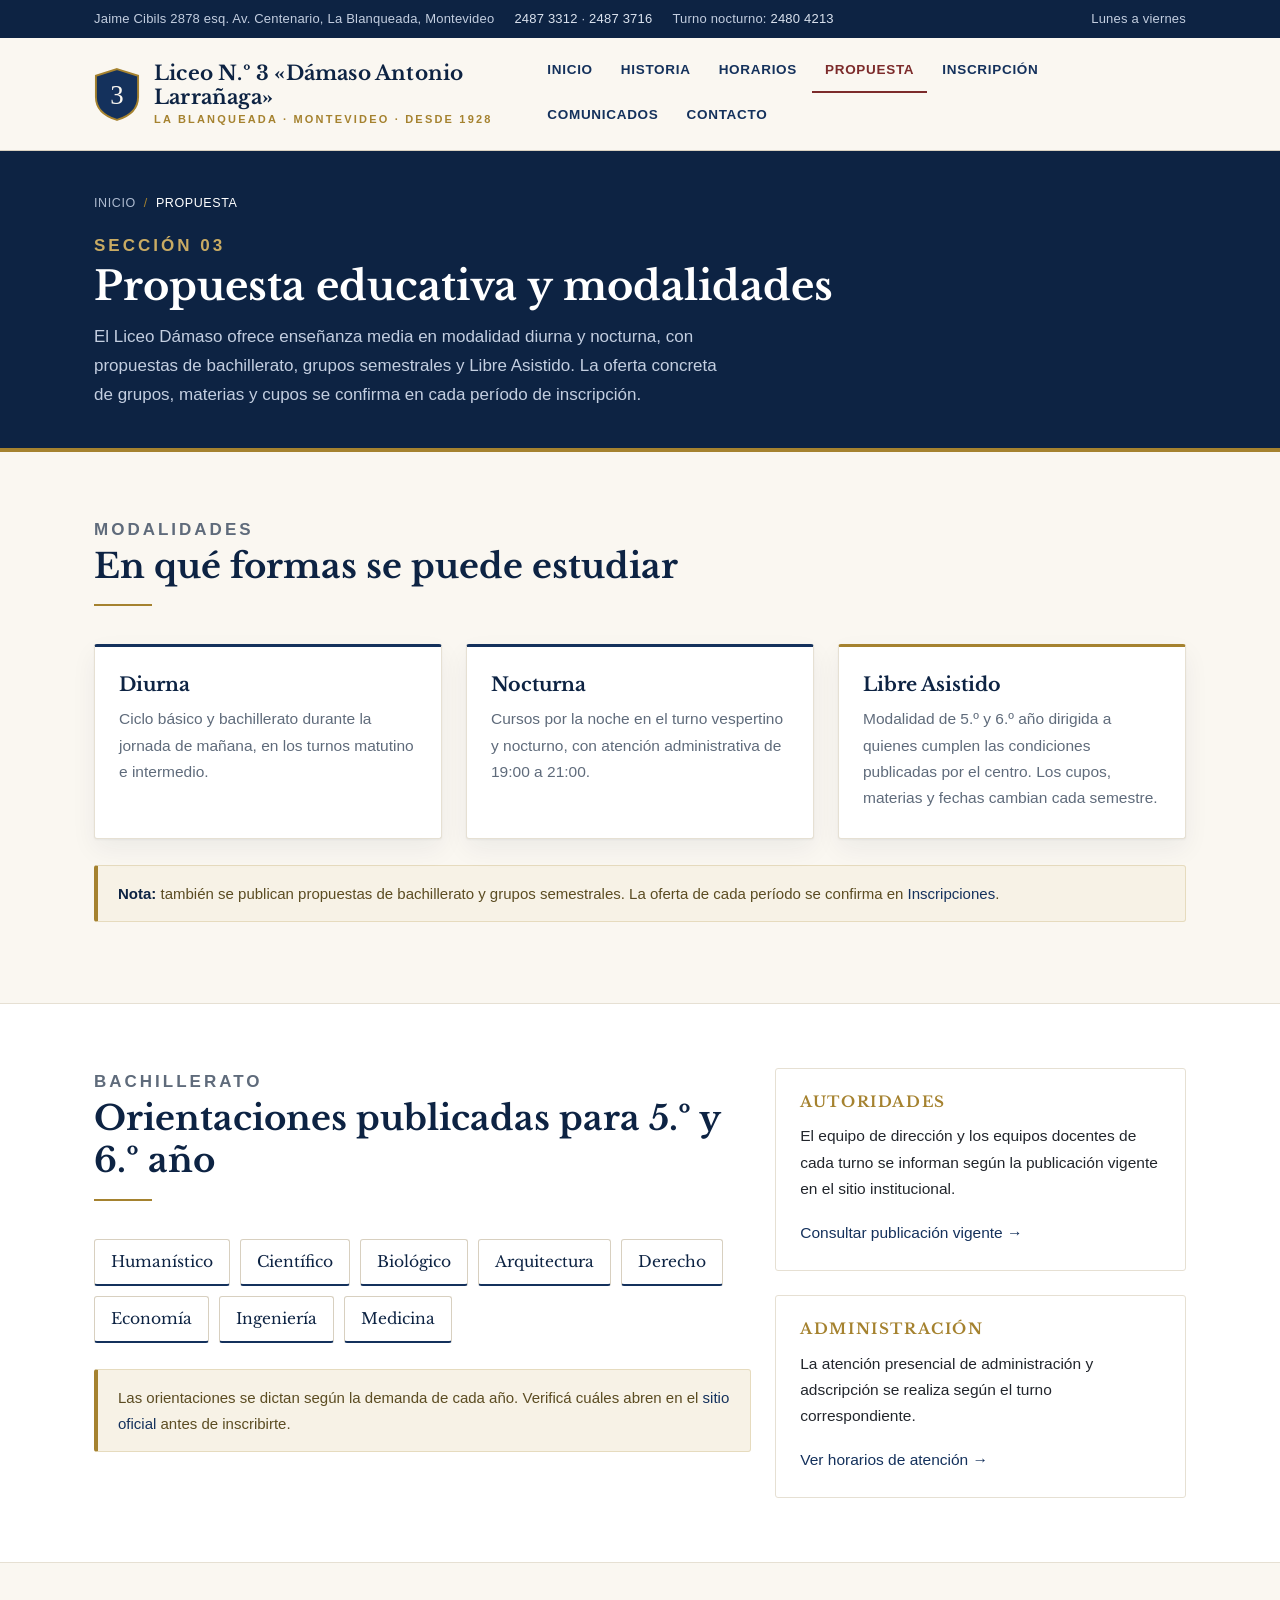
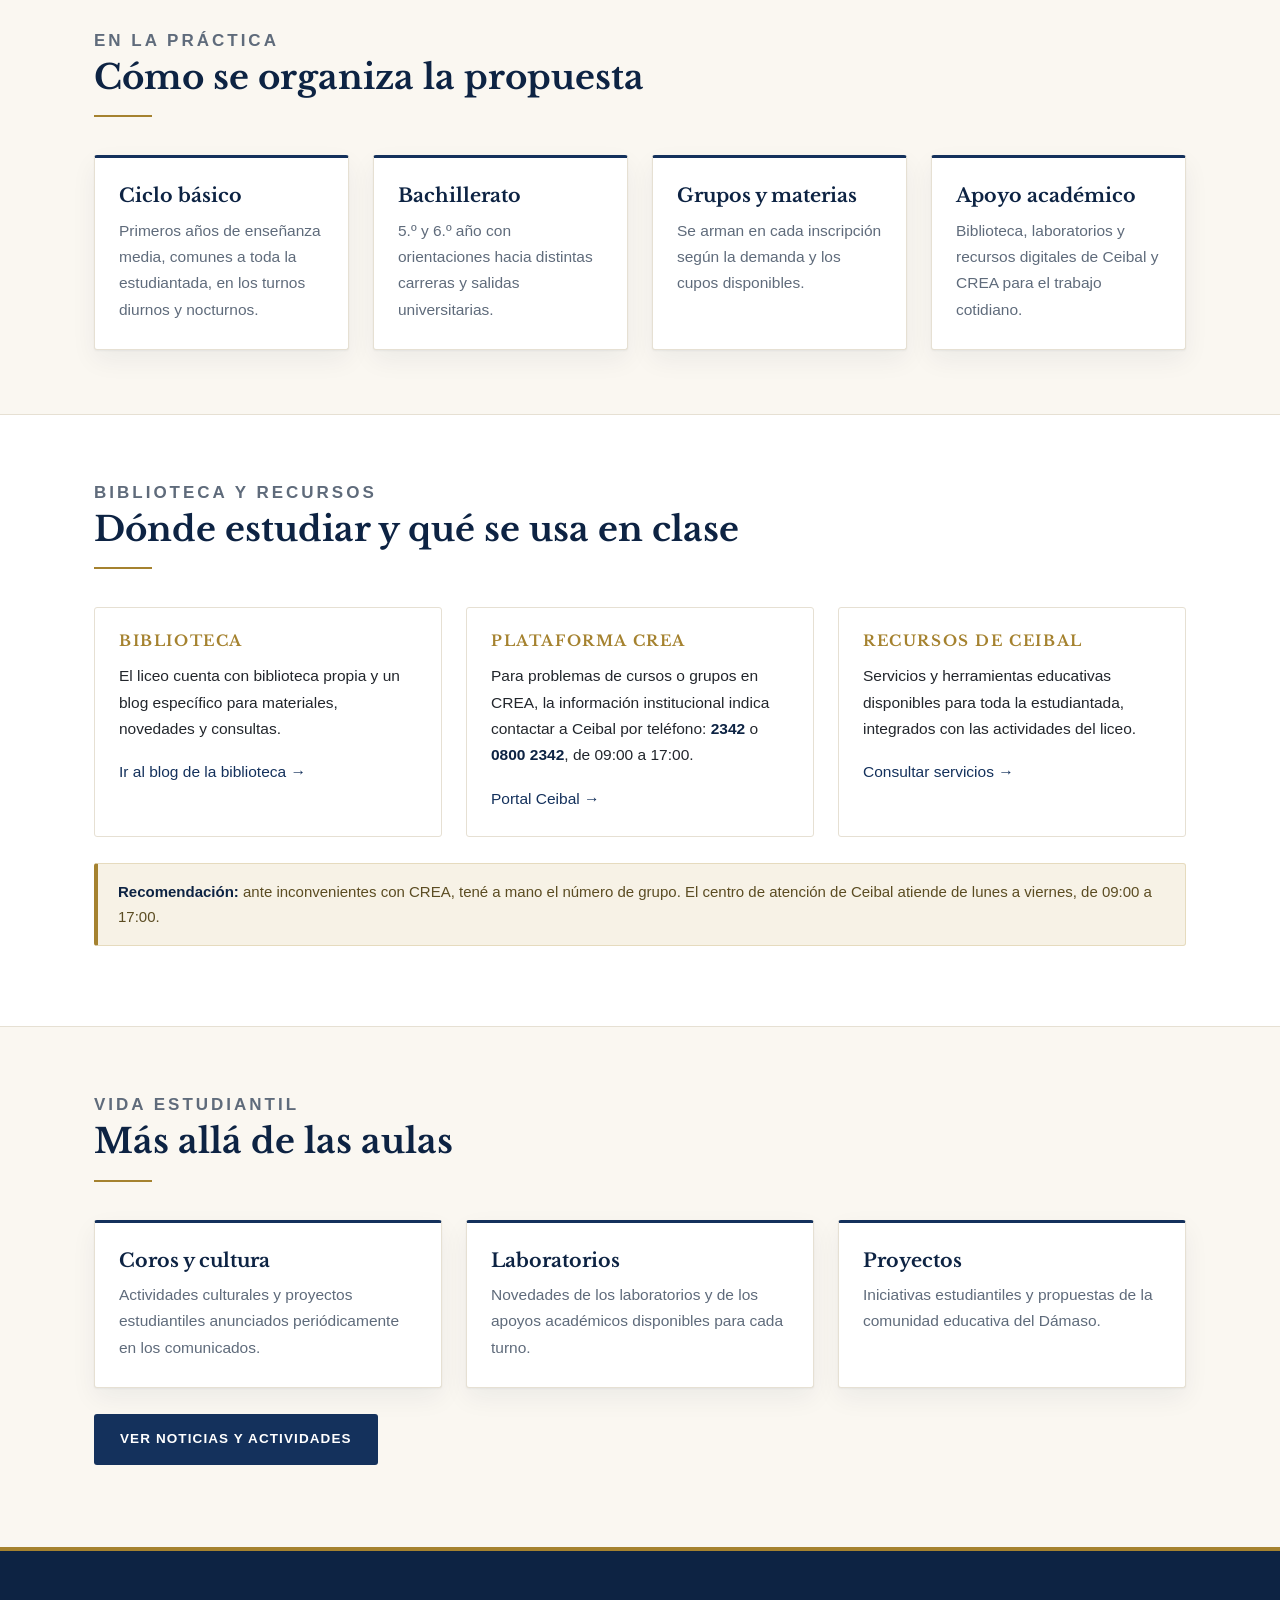
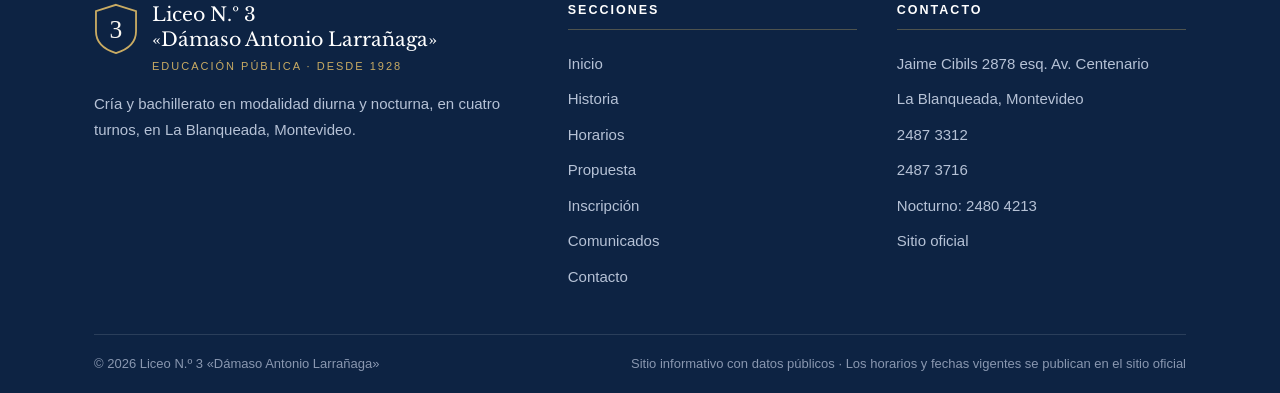
<file: propuesta.html>
<!DOCTYPE html>
<html lang="es">
<head>
<meta charset="utf-8">
<meta name="viewport" content="width=device-width, initial-scale=1">
<title>Propuesta educativa — Liceo N.º 3 «Dámaso Antonio Larrañaga»</title>
<meta name="description" content="Propuesta educativa del Liceo Dámaso: modalidades diurna y nocturna, orientaciones de 5.º y 6.º año, Libre Asistido, biblioteca y recursos digitales.">
<link rel="icon" href="data:image/svg+xml,%3Csvg xmlns='http://www.w3.org/2000/svg' viewBox='0 0 48 56'%3E%3Cpath d='M24 2 46 9v22c0 12-9 20-22 24C11 51 2 43 2 31V9L24 2z' fill='%2314315c'/%3E%3Ctext x='24' y='38' text-anchor='middle' font-family='Georgia,serif' font-size='28' fill='%23faf7f1'%3E3%3C/text%3E%3C/svg%3E">
<link rel="preconnect" href="https://fonts.googleapis.com">
<link rel="preconnect" href="https://fonts.gstatic.com" crossorigin>
<link href="https://fonts.googleapis.com/css2?family=Libre+Baskerville:ital,wght@0,400;0,700;1,400&display=swap" rel="stylesheet">
<link rel="stylesheet" href="css/styles.css">
</head>
<body>

<div class="topbar">
  <div class="wrap">
    <ul>
      <li>Jaime Cibils 2878 esq. Av. Centenario, La Blanqueada, Montevideo</li>
      <li><a href="tel:+59824873312">2487 3312</a> · <a href="tel:+59824873716">2487 3716</a></li>
      <li>Turno nocturno: <a href="tel:+59824804213">2480 4213</a></li>
    </ul>
    <ul>
      <li>Lunes a viernes</li>
    </ul>
  </div>
</div>

<header class="site-header">
  <div class="wrap header-inner">
    <a class="brand" href="index.html">
      <svg class="crest" viewBox="0 0 48 56" aria-hidden="true">
        <path d="M24 2 46 9v22c0 12-9 20-22 24C11 51 2 43 2 31V9L24 2z" fill="#14315c" stroke="#a5822f" stroke-width="2"/>
        <text x="24" y="38" text-anchor="middle" font-family="Georgia, serif" font-size="28" fill="#faf7f1">3</text>
      </svg>
      <span class="brand-text">
        <span class="brand-name">Liceo N.º 3 «Dámaso Antonio Larrañaga»</span>
        <span class="brand-sub">La Blanqueada · Montevideo · Desde 1928</span>
      </span>
    </a>

    <button class="nav-toggle" type="button" aria-expanded="false" aria-controls="site-nav">Menú</button>

    <nav class="site-nav" id="site-nav" aria-label="Navegación principal">
      <ul>
        <li><a href="index.html">Inicio</a></li>
        <li><a href="historia.html">Historia</a></li>
        <li><a href="horarios.html">Horarios</a></li>
        <li><a href="propuesta.html" aria-current="page">Propuesta</a></li>
        <li><a href="inscripciones.html">Inscripción</a></li>
        <li><a href="comunicados.html">Comunicados</a></li>
        <li><a href="contacto.html">Contacto</a></li>
      </ul>
    </nav>
  </div>
</header>

<main>

  <section class="page-head">
    <div class="wrap">
      <ol class="breadcrumb">
        <li><a href="index.html">Inicio</a></li>
        <li aria-current="page">Propuesta</li>
      </ol>
      <p class="kicker">Sección 03</p>
      <h1>Propuesta educativa y modalidades</h1>
      <p>El Liceo Dámaso ofrece enseñanza media en modalidad diurna y nocturna, con propuestas de bachillerato, grupos semestrales y Libre Asistido. La oferta concreta de grupos, materias y cupos se confirma en cada período de inscripción.</p>
    </div>
  </section>

  <!-- ============ Modalidades ============ -->
  <section class="section">
    <div class="wrap">
      <div class="section-head">
        <p class="kicker">Modalidades</p>
        <h2>En qué formas se puede estudiar</h2>
        <div class="rule"></div>
      </div>

      <div class="grid g3">
        <div class="card reveal">
          <h3>Diurna</h3>
          <p>Ciclo básico y bachillerato durante la jornada de mañana, en los turnos matutino e intermedio.</p>
        </div>
        <div class="card reveal">
          <h3>Nocturna</h3>
          <p>Cursos por la noche en el turno vespertino y nocturno, con atención administrativa de 19:00 a 21:00.</p>
        </div>
        <div class="card flat reveal">
          <h3>Libre Asistido</h3>
          <p>Modalidad de 5.º y 6.º año dirigida a quienes cumplen las condiciones publicadas por el centro. Los cupos, materias y fechas cambian cada semestre.</p>
        </div>
      </div>

      <p class="notice" style="margin-top:26px">
        <strong>Nota:</strong> también se publican propuestas de bachillerato y grupos semestrales.
        La oferta de cada período se confirma en <a href="inscripciones.html">Inscripciones</a>.
      </p>
    </div>
  </section>

  <!-- ============ Orientaciones ============ -->
  <section class="section section-alt">
    <div class="wrap">
      <div class="grid g-2-1">
        <div>
          <div class="section-head">
            <p class="kicker">Bachillerato</p>
            <h2>Orientaciones publicadas para 5.º y 6.º año</h2>
            <div class="rule"></div>
          </div>

          <ul class="chips reveal">
            <li>Humanístico</li>
            <li>Científico</li>
            <li>Biológico</li>
            <li>Arquitectura</li>
            <li>Derecho</li>
            <li>Economía</li>
            <li>Ingeniería</li>
            <li>Medicina</li>
          </ul>

          <p class="notice" style="margin-top:26px">
            Las orientaciones se dictan según la demanda de cada año. Verificá cuáles abren en el
            <a href="https://sites.google.com/view/liceoidal/principal" target="_blank" rel="noopener">sitio oficial</a>
            antes de inscribirte.
          </p>
        </div>

        <aside>
          <div class="info" style="margin-bottom:24px">
            <h3>Autoridades</h3>
            <p>El equipo de dirección y los equipos docentes de cada turno se informan según la publicación vigente en el sitio institucional.</p>
            <p style="margin-bottom:0"><a href="https://sites.google.com/view/liceoidal/principal" target="_blank" rel="noopener">Consultar publicación vigente →</a></p>
          </div>

          <div class="info">
            <h3>Administración</h3>
            <p>La atención presencial de administración y adscripción se realiza según el turno correspondiente.</p>
            <p style="margin-bottom:0"><a href="horarios.html">Ver horarios de atención →</a></p>
          </div>
        </aside>
      </div>
    </div>
  </section>

  <!-- ============ Qué incluye ============ -->
  <section class="section">
    <div class="wrap">
      <div class="section-head">
        <p class="kicker">En la práctica</p>
        <h2>Cómo se organiza la propuesta</h2>
        <div class="rule"></div>
      </div>

      <div class="grid g4">
        <div class="card reveal">
          <h3>Ciclo básico</h3>
          <p>Primeros años de enseñanza media, comunes a toda la estudiantada, en los turnos diurnos y nocturnos.</p>
        </div>
        <div class="card reveal">
          <h3>Bachillerato</h3>
          <p>5.º y 6.º año con orientaciones hacia distintas carreras y salidas universitarias.</p>
        </div>
        <div class="card reveal">
          <h3>Grupos y materias</h3>
          <p>Se arman en cada inscripción según la demanda y los cupos disponibles.</p>
        </div>
        <div class="card reveal">
          <h3>Apoyo académico</h3>
          <p>Biblioteca, laboratorios y recursos digitales de Ceibal y CREA para el trabajo cotidiano.</p>
        </div>
      </div>
    </div>
  </section>

  <!-- ============ Biblioteca y recursos ============ -->
  <section class="section section-alt" id="recursos">
    <div class="wrap">
      <div class="section-head">
        <p class="kicker">Biblioteca y recursos</p>
        <h2>Dónde estudiar y qué se usa en clase</h2>
        <div class="rule"></div>
      </div>

      <div class="grid g3">
        <div class="info reveal">
          <h3>Biblioteca</h3>
          <p>El liceo cuenta con biblioteca propia y un blog específico para materiales, novedades y consultas.</p>
          <p style="margin-bottom:0"><a href="https://liceo3bibliotecaliceodamaso.blogspot.com/" target="_blank" rel="noopener">Ir al blog de la biblioteca →</a></p>
        </div>

        <div class="info reveal">
          <h3>Plataforma CREA</h3>
          <p>Para problemas de cursos o grupos en CREA, la información institucional indica contactar a Ceibal por teléfono: <strong>2342</strong> o <strong>0800 2342</strong>, de 09:00 a 17:00.</p>
          <p style="margin-bottom:0"><a href="https://www.ceibal.edu.uy/" target="_blank" rel="noopener">Portal Ceibal →</a></p>
        </div>

        <div class="info reveal">
          <h3>Recursos de Ceibal</h3>
          <p>Servicios y herramientas educativas disponibles para toda la estudiantada, integrados con las actividades del liceo.</p>
          <p style="margin-bottom:0"><a href="https://www.ceibal.edu.uy/" target="_blank" rel="noopener">Consultar servicios →</a></p>
        </div>
      </div>

      <p class="notice" style="margin-top:26px">
        <strong>Recomendación:</strong> ante inconvenientes con CREA, tené a mano el número de grupo.
        El centro de atención de Ceibal atiende de lunes a viernes, de 09:00 a 17:00.
      </p>
    </div>
  </section>

  <!-- ============ Vida estudiantil ============ -->
  <section class="section">
    <div class="wrap">
      <div class="section-head">
        <p class="kicker">Vida estudiantil</p>
        <h2>Más allá de las aulas</h2>
        <div class="rule"></div>
      </div>

      <div class="grid g3">
        <div class="card reveal">
          <h3>Coros y cultura</h3>
          <p>Actividades culturales y proyectos estudiantiles anunciados periódicamente en los comunicados.</p>
        </div>
        <div class="card reveal">
          <h3>Laboratorios</h3>
          <p>Novedades de los laboratorios y de los apoyos académicos disponibles para cada turno.</p>
        </div>
        <div class="card reveal">
          <h3>Proyectos</h3>
          <p>Iniciativas estudiantiles y propuestas de la comunidad educativa del Dámaso.</p>
        </div>
      </div>

      <p style="margin-top:26px"><a class="btn btn-navy" href="comunicados.html">Ver noticias y actividades</a></p>
    </div>
  </section>

</main>

<footer class="site-footer">
  <div class="wrap">
    <div class="footer-grid">
      <div>
        <div class="footer-brand">
          <svg class="crest" viewBox="0 0 48 56" aria-hidden="true">
            <path d="M24 2 46 9v22c0 12-9 20-22 24C11 51 2 43 2 31V9L24 2z" fill="none" stroke="#c9ab63" stroke-width="2"/>
            <text x="24" y="38" text-anchor="middle" font-family="Georgia, serif" font-size="28" fill="#faf7f1">3</text>
          </svg>
          <div>
            <div class="name">Liceo N.º 3<br>«Dámaso Antonio Larrañaga»</div>
            <div class="motto">Educación pública · Desde 1928</div>
          </div>
        </div>
        <p>Cría y bachillerato en modalidad diurna y nocturna, en cuatro turnos, en La Blanqueada, Montevideo.</p>
      </div>

      <div>
        <h4>Secciones</h4>
        <ul>
          <li><a href="index.html">Inicio</a></li>
          <li><a href="historia.html">Historia</a></li>
          <li><a href="horarios.html">Horarios</a></li>
          <li><a href="propuesta.html">Propuesta</a></li>
          <li><a href="inscripciones.html">Inscripción</a></li>
          <li><a href="comunicados.html">Comunicados</a></li>
          <li><a href="contacto.html">Contacto</a></li>
        </ul>
      </div>

      <div>
        <h4>Contacto</h4>
        <ul>
          <li>Jaime Cibils 2878 esq. Av. Centenario</li>
          <li>La Blanqueada, Montevideo</li>
          <li><a href="tel:+59824873312">2487 3312</a></li>
          <li><a href="tel:+59824873716">2487 3716</a></li>
          <li>Nocturno: <a href="tel:+59824804213">2480 4213</a></li>
          <li><a href="https://sites.google.com/view/liceoidal/principal" target="_blank" rel="noopener">Sitio oficial</a></li>
        </ul>
      </div>
    </div>

    <div class="footer-bottom">
      <span>© <span id="anio">2026</span> Liceo N.º 3 «Dámaso Antonio Larrañaga»</span>
      <span>Sitio informativo con datos públicos · Los horarios y fechas vigentes se publican en el sitio oficial</span>
    </div>
  </div>
</footer>

<button class="to-top" type="button" aria-label="Volver arriba">↑</button>

<script src="js/main.js"></script>
</body>
</html>
</file>
<file: css/styles.css>
/* =========================================================
   Liceo N.º 3 "Dámaso Antonio Larrañaga"
   Hoja de estilo principal — estilo institucional clásico
   ========================================================= */

:root {
  --navy:       #14315c;
  --navy-deep:  #0d2343;
  --gold:       #a5822f;
  --gold-soft:  #c9ab63;
  --burgundy:   #7c2b2b;
  --paper:      #faf7f1;
  --card:       #ffffff;
  --ink:        #22262c;
  --muted:      #5f6b7b;
  --line:       #e6e0d3;
  --rule:       #d8d0c0;

  --serif: "Libre Baskerville", Georgia, "Times New Roman", Times, serif;
  --sans:  -apple-system, BlinkMacSystemFont, "Segoe UI", Roboto, Helvetica, Arial, sans-serif;

  --max: 1140px;
  --radius: 3px;
  --shadow: 0 1px 2px rgba(13,35,67,.05), 0 10px 26px rgba(13,35,67,.06);
}

*, *::before, *::after { box-sizing: border-box; }

html { scroll-behavior: smooth; -webkit-text-size-adjust: 100%; }

body {
  margin: 0;
  background: var(--paper);
  color: var(--ink);
  font-family: var(--sans);
  font-size: 16.5px;
  line-height: 1.7;
  -webkit-font-smoothing: antialiased;
}

img { max-width: 100%; display: block; }
a { color: var(--navy); text-decoration: none; }
a:hover { color: var(--burgundy); }

h1, h2, h3, h4 {
  font-family: var(--serif);
  color: var(--navy-deep);
  font-weight: 700;
  line-height: 1.25;
  margin: 0 0 .5em;
}
p { margin: 0 0 1.1em; }
strong { color: var(--navy-deep); }

.wrap { width: 100%; max-width: var(--max); margin-inline: auto; padding-inline: 24px; }

.visually-hidden {
  position: absolute; width: 1px; height: 1px;
  overflow: hidden; clip: rect(0 0 0 0); white-space: nowrap;
}

/* ---------- Barra de datos ---------- */
.topbar {
  background: var(--navy-deep);
  color: #c3cee0;
  font-size: 13px;
  letter-spacing: .2px;
}
.topbar .wrap {
  display: flex; flex-wrap: wrap; gap: 6px 24px;
  align-items: center; justify-content: space-between;
  min-height: 38px; padding-block: 5px;
}
.topbar ul { list-style: none; display: flex; flex-wrap: wrap; gap: 6px 20px; margin: 0; padding: 0; }
.topbar a { color: #dbe3ef; }
.topbar a:hover { color: var(--gold-soft); }

/* ---------- Encabezado ---------- */
.site-header {
  background: var(--paper);
  border-bottom: 1px solid var(--rule);
  position: sticky; top: 0; z-index: 50;
}
.header-inner {
  display: flex; align-items: center; justify-content: space-between;
  gap: 20px; min-height: 88px; padding-block: 12px;
}
.brand { display: flex; align-items: center; gap: 14px; }
.crest { width: 46px; height: 54px; flex: none; }
.brand-text { display: flex; flex-direction: column; line-height: 1.2; }
.brand-name {
  font-family: var(--serif); font-size: 20px; font-weight: 700;
  color: var(--navy-deep); letter-spacing: .2px;
}
.brand-sub {
  font-size: 11px; letter-spacing: 2.2px; text-transform: uppercase;
  color: var(--gold); font-weight: 700; margin-top: 4px;
}

.nav-toggle {
  display: none;
  background: var(--navy); color: #fff; border: 0;
  font-family: var(--sans); font-size: 12.5px; letter-spacing: 1.6px;
  text-transform: uppercase; font-weight: 700;
  padding: 11px 16px; border-radius: var(--radius); cursor: pointer;
}

.site-nav ul { list-style: none; margin: 0; padding: 0; display: flex; flex-wrap: wrap; gap: 2px; }
.site-nav a {
  display: block; padding: 9px 13px;
  font-size: 13.5px; font-weight: 700; letter-spacing: .7px;
  text-transform: uppercase;
  color: var(--navy);
  border-bottom: 2px solid transparent;
  transition: color .15s, border-color .15s;
}
.site-nav a:hover { color: var(--burgundy); border-bottom-color: var(--gold); }
.site-nav a[aria-current="page"] { color: var(--burgundy); border-bottom-color: var(--burgundy); }

/* ---------- Portada ---------- */
.hero {
  background-color: var(--navy);
  background-image: repeating-linear-gradient(90deg,
      rgba(255,255,255,.035) 0 1px, transparent 1px 7px);
  color: #eef2f8;
  border-bottom: 4px solid var(--gold);
  padding: 74px 0 66px;
}
.hero .eyebrow {
  font-size: 12px; letter-spacing: 3.4px; text-transform: uppercase;
  color: var(--gold-soft); font-weight: 700; margin-bottom: 18px;
}
.hero h1 {
  color: #fff; font-size: clamp(30px, 4.6vw, 46px);
  max-width: 18ch; margin-bottom: 18px;
}
.hero p.lead { font-size: 18px; color: #d2dbea; max-width: 62ch; margin-bottom: 28px; }
.hero-actions { display: flex; flex-wrap: wrap; gap: 14px; }

.facts {
  display: flex; flex-wrap: wrap; gap: 16px 48px;
  margin-top: 46px; padding-top: 26px;
  border-top: 1px solid rgba(201,171,99,.4);
}
.facts div { min-width: 150px; }
.facts dt {
  font-size: 11px; letter-spacing: 2.2px; text-transform: uppercase;
  color: var(--gold-soft); margin-bottom: 5px;
}
.facts dd { margin: 0; font-family: var(--serif); font-size: 20px; color: #fff; }

/* ---------- Botones ---------- */
.btn {
  display: inline-block; padding: 13px 25px;
  font-size: 13.5px; font-weight: 700; letter-spacing: 1.1px;
  text-transform: uppercase; border: 1px solid transparent;
  border-radius: var(--radius); cursor: pointer;
  transition: background .15s, color .15s, border-color .15s;
}
.btn-gold { background: var(--gold); color: var(--navy-deep); }
.btn-gold:hover { background: var(--gold-soft); color: var(--navy-deep); }
.btn-outline { border-color: rgba(255,255,255,.55); color: #fff; }
.btn-outline:hover { background: rgba(255,255,255,.12); color: #fff; }
.btn-navy { background: var(--navy); color: #fff; }
.btn-navy:hover { background: var(--navy-deep); color: #fff; }

/* ---------- Secciones ---------- */
.section { padding: 64px 0; }
.section-alt { background: var(--card); border-block: 1px solid var(--line); }

.section-head { max-width: 72ch; margin-bottom: 38px; }
.section-head.center { margin-inline: auto; text-align: center; }
.kicker {
  font-size: 11.5px; letter-spacing: 3px; text-transform: uppercase;
  color: var(--gold); font-weight: 700; margin-bottom: 12px;
}
.section-head h2 { font-size: clamp(25px, 3.2vw, 34px); }
.section-head p { color: var(--muted); font-size: 17px; margin-bottom: 0; }
.rule { width: 58px; height: 2px; background: var(--gold); margin-top: 16px; }
.section-head.center .rule { margin-inline: auto; }

.grid { display: grid; gap: 24px; }
.g2 { grid-template-columns: repeat(2, 1fr); }
.g3 { grid-template-columns: repeat(3, 1fr); }
.g4 { grid-template-columns: repeat(4, 1fr); }
.g-2-1 { grid-template-columns: 1.6fr 1fr; align-items: start; }

/* ---------- Tarjetas ---------- */
.card {
  background: var(--card);
  border: 1px solid var(--line);
  border-top: 3px solid var(--navy);
  border-radius: var(--radius);
  padding: 26px 24px;
  box-shadow: var(--shadow);
  height: 100%;
}
.card h3 { font-size: 19px; }
.card p { color: var(--muted); font-size: 15.5px; margin-bottom: 0; }
.card.flat { border-top-color: var(--gold); }

.index-card { display: block; transition: transform .18s, border-color .18s; }
.index-card:hover { transform: translateY(-3px); border-top-color: var(--gold); }
.index-card .num {
  font-family: var(--serif); font-size: 12.5px; letter-spacing: 2.4px;
  color: var(--gold); display: block; margin-bottom: 10px;
}
.index-card .more {
  display: inline-block; margin-top: 16px;
  font-size: 12px; font-weight: 700; letter-spacing: 1.5px;
  text-transform: uppercase; color: var(--navy);
  border-bottom: 1px solid var(--gold-soft); padding-bottom: 2px;
}

/* ---------- Turnos ---------- */
.turnos { display: grid; grid-template-columns: repeat(4, 1fr); gap: 18px; }
.turno {
  background: var(--card); border: 1px solid var(--line);
  border-top: 3px solid var(--navy);
  border-radius: var(--radius); padding: 22px 20px;
  box-shadow: var(--shadow); text-align: center;
}
.turno .t-name { font-family: var(--serif); font-size: 18px; color: var(--navy-deep); display: block; }
.turno .t-desc { font-size: 14px; color: var(--muted); display: block; margin-top: 6px; }
.turno.nocturno { border-top-color: var(--gold); }

/* ---------- Línea de tiempo ---------- */
.timeline { list-style: none; margin: 0; padding: 0; position: relative; }
.timeline::before {
  content: ""; position: absolute; left: 7px; top: 6px; bottom: 6px;
  width: 2px; background: linear-gradient(var(--gold), var(--rule));
}
.timeline li { position: relative; padding: 0 0 32px 44px; }
.timeline li:last-child { padding-bottom: 0; }
.timeline li::before {
  content: ""; position: absolute; left: 0; top: 7px;
  width: 16px; height: 16px; background: var(--card);
  border: 3px solid var(--gold); border-radius: 50%;
}
.timeline .year {
  font-family: var(--serif); font-size: 21px; font-weight: 700;
  color: var(--burgundy); display: block; line-height: 1.2;
}
.timeline h3 { font-size: 17.5px; margin: 6px 0; }
.timeline p { color: var(--muted); font-size: 15.5px; margin: 0; }

/* ---------- Cita ---------- */
.pull-quote {
  background: var(--navy-deep); color: #e8edf5;
  border-left: 5px solid var(--gold);
  padding: 32px 36px; margin: 0;
  font-family: var(--serif); font-style: italic;
  font-size: clamp(18px, 2.3vw, 23px); line-height: 1.55;
}
.pull-quote cite {
  display: block; margin-top: 16px; font-family: var(--sans);
  font-style: normal; font-size: 12.5px; letter-spacing: 2px;
  text-transform: uppercase; color: var(--gold-soft);
}

/* ---------- Tablas ---------- */
.table-wrap {
  overflow-x: auto; background: var(--card);
  border: 1px solid var(--line); border-radius: var(--radius);
  box-shadow: var(--shadow);
}
table { width: 100%; border-collapse: collapse; font-size: 15.5px; min-width: 520px; }
caption {
  caption-side: top; text-align: left;
  font-family: var(--serif); font-size: 18px; color: var(--navy-deep);
  font-weight: 700; padding: 20px 22px 4px;
}
th, td { padding: 13px 22px; text-align: left; border-bottom: 1px solid var(--line); vertical-align: top; }
thead th {
  background: var(--navy); color: #fff;
  font-size: 12px; letter-spacing: 1.4px; text-transform: uppercase;
  font-weight: 700; border-bottom: 0;
}
tbody tr:last-child td { border-bottom: 0; }
tbody tr:nth-child(even) { background: #fbf9f4; }
tbody th { font-family: var(--serif); color: var(--navy-deep); white-space: nowrap; }
td strong { color: var(--burgundy); }
.sil { color: var(--muted); font-style: italic; }

/* ---------- Bloques de información ---------- */
.info {
  background: var(--card); border: 1px solid var(--line);
  border-radius: var(--radius); padding: 24px; height: 100%;
}
.info h3 {
  font-size: 15px; letter-spacing: 1.6px; text-transform: uppercase;
  color: var(--gold); margin-bottom: 12px;
}
.info p, .info li { font-size: 15.5px; }
.info ul { list-style: none; margin: 0; padding: 0; }
.info li { padding: 6px 0; border-bottom: 1px dashed var(--rule); }
.info li:last-child { border-bottom: 0; }

/* ---------- Listas numeradas ---------- */
.steps { list-style: none; counter-reset: paso; margin: 0; padding: 0; }
.steps li { counter-increment: paso; position: relative; padding: 0 0 26px 54px; }
.steps li:last-child { padding-bottom: 0; }
.steps li::before {
  content: counter(paso); position: absolute; left: 0; top: 0;
  width: 34px; height: 34px; display: grid; place-items: center;
  background: var(--navy); color: #fff;
  font-family: var(--serif); font-weight: 700; font-size: 16px;
  border-radius: 50%;
}
.steps h3 { font-size: 17px; margin-bottom: 4px; }
.steps p { color: var(--muted); font-size: 15.5px; margin: 0; }

/* ---------- Aviso ---------- */
.notice {
  background: #f7f2e6; border: 1px solid #e6dbbe;
  border-left: 4px solid var(--gold);
  border-radius: var(--radius);
  padding: 15px 20px; font-size: 15px; color: #5b4c22;
}
.notice strong { color: var(--navy-deep); }

/* ---------- Chips / orientaciones ---------- */
.chips { display: flex; flex-wrap: wrap; gap: 10px; list-style: none; margin: 0; padding: 0; }
.chips li {
  background: var(--card); border: 1px solid var(--rule);
  border-bottom: 2px solid var(--navy);
  padding: 9px 16px; border-radius: var(--radius);
  font-family: var(--serif); font-size: 15.5px; color: var(--navy-deep);
}

/* ---------- Enlaces ---------- */
.links { list-style: none; margin: 0; padding: 0; display: grid; gap: 12px; }
.links a {
  display: flex; justify-content: space-between; align-items: center; gap: 16px;
  background: var(--card); border: 1px solid var(--line);
  border-left: 4px solid var(--navy);
  padding: 15px 20px; font-weight: 600;
  transition: border-color .15s, transform .15s;
}
.links a:hover { border-left-color: var(--gold); transform: translateX(4px); color: var(--navy-deep); }
.links .arrow { color: var(--gold); font-size: 17px; }

/* ---------- Cabecera de página interior ---------- */
.page-head {
  background: var(--navy-deep); color: #c9d3e3;
  border-bottom: 4px solid var(--gold);
  padding: 42px 0 38px;
}
.breadcrumb {
  list-style: none; display: flex; flex-wrap: wrap; gap: 8px;
  margin: 0 0 18px; padding: 0; font-size: 12.5px;
  letter-spacing: .6px; text-transform: uppercase;
}
.breadcrumb li::after { content: "/"; margin-left: 8px; color: var(--gold); }
.breadcrumb li:last-child::after { content: ""; }
.breadcrumb a { color: #aebbd0; }
.breadcrumb a:hover { color: var(--gold-soft); }
.breadcrumb [aria-current] { color: #fff; }
.page-head .kicker { color: var(--gold-soft); }
.page-head h1 { color: #fff; font-size: clamp(27px, 3.8vw, 40px); margin-bottom: 12px; }
.page-head p { color: #c3cee0; max-width: 68ch; margin: 0; font-size: 17px; }

/* ---------- Mapa ---------- */
.map-frame {
  background: var(--card); border: 1px solid var(--line);
  border-top: 3px solid var(--navy); border-radius: var(--radius);
  overflow: hidden; box-shadow: var(--shadow);
}
.map-frame iframe { width: 100%; height: 320px; border: 0; display: block; }

/* ---------- Pie ---------- */
.site-footer {
  background: var(--navy-deep); color: #b6c2d6;
  border-top: 4px solid var(--gold);
  padding: 52px 0 0; font-size: 15px;
}
.footer-grid { display: grid; grid-template-columns: 1.5fr 1fr 1fr; gap: 40px; padding-bottom: 40px; }
.site-footer h4 {
  color: #fff; font-family: var(--sans);
  font-size: 12.5px; letter-spacing: 2px; text-transform: uppercase;
  margin-bottom: 16px; padding-bottom: 10px;
  border-bottom: 1px solid rgba(201,171,99,.35);
}
.site-footer a { color: #b6c2d6; }
.site-footer a:hover { color: var(--gold-soft); }
.site-footer ul { list-style: none; margin: 0; padding: 0; }
.site-footer li { padding: 5px 0; }
.footer-brand { display: flex; gap: 14px; align-items: flex-start; margin-bottom: 16px; }
.footer-brand .crest { width: 44px; height: 51px; }
.footer-brand .name { font-family: var(--serif); font-size: 19px; color: #fff; line-height: 1.3; }
.footer-brand .motto {
  font-size: 11px; letter-spacing: 2px; text-transform: uppercase;
  color: var(--gold-soft); margin-top: 4px;
}
.footer-bottom {
  border-top: 1px solid rgba(255,255,255,.12);
  padding: 18px 0; font-size: 13px;
  display: flex; flex-wrap: wrap; gap: 8px 24px;
  justify-content: space-between; color: #8997b0;
}

/* ---------- Volver arriba ---------- */
.to-top {
  position: fixed; right: 22px; bottom: 22px;
  width: 45px; height: 45px; display: grid; place-items: center;
  background: var(--navy); color: #fff;
  border: 1px solid var(--gold); border-radius: var(--radius);
  cursor: pointer; opacity: 0; visibility: hidden;
  transform: translateY(10px); transition: .2s; z-index: 60;
}
.to-top.show { opacity: 1; visibility: visible; transform: none; }
.to-top:hover { background: var(--gold); color: var(--navy-deep); }

/* ---------- Aparición suave ---------- */
.reveal { opacity: 0; transform: translateY(16px); transition: opacity .55s ease, transform .55s ease; }
.reveal.in { opacity: 1; transform: none; }

/* =========================================================
   Responsive
   ========================================================= */
@media (max-width: 1000px) {
  .g4 { grid-template-columns: repeat(2, 1fr); }
  .g3 { grid-template-columns: repeat(2, 1fr); }
  .turnos { grid-template-columns: repeat(2, 1fr); }
  .footer-grid { grid-template-columns: 1fr 1fr; }
}

@media (max-width: 860px) {
  .nav-toggle { display: block; }
  .site-nav {
    position: absolute; top: 100%; left: 0; right: 0;
    background: var(--paper); border-bottom: 1px solid var(--rule);
    box-shadow: 0 14px 26px rgba(13,35,67,.14); display: none;
  }
  .site-nav.open { display: block; }
  .site-nav ul { flex-direction: column; gap: 0; padding: 8px 24px 16px; }
  .site-nav a { border-bottom: 1px solid var(--line); padding: 13px 4px; }
  .site-nav a[aria-current="page"] { border-bottom-color: var(--line); }
  .header-inner { position: relative; min-height: 74px; }
}

@media (max-width: 680px) {
  body { font-size: 16px; }
  .g2, .g3, .g4, .g-2-1 { grid-template-columns: 1fr; }
  .turnos { grid-template-columns: 1fr; }
  .footer-grid { grid-template-columns: 1fr; gap: 28px; }
  .section { padding: 46px 0; }
  .hero { padding: 52px 0 46px; }
  .brand-name { font-size: 17px; }
  .brand-sub { font-size: 10px; letter-spacing: 1.6px; }
  .crest { width: 40px; height: 47px; }
  .pull-quote { padding: 24px 22px; }
  .topbar .wrap { justify-content: center; }
}

@media (prefers-reduced-motion: reduce) {
  * { animation-duration: .01ms !important; transition-duration: .01ms !important; }
  html { scroll-behavior: auto; }
  .reveal { opacity: 1; transform: none; }
}

@media print {
  .topbar, .site-nav, .nav-toggle, .to-top, .hero, .btn { display: none !important; }
  body { background: #fff; }
  .site-header { position: static; }
  .card, .table-wrap, .map-frame { box-shadow: none; }
}
</file>
